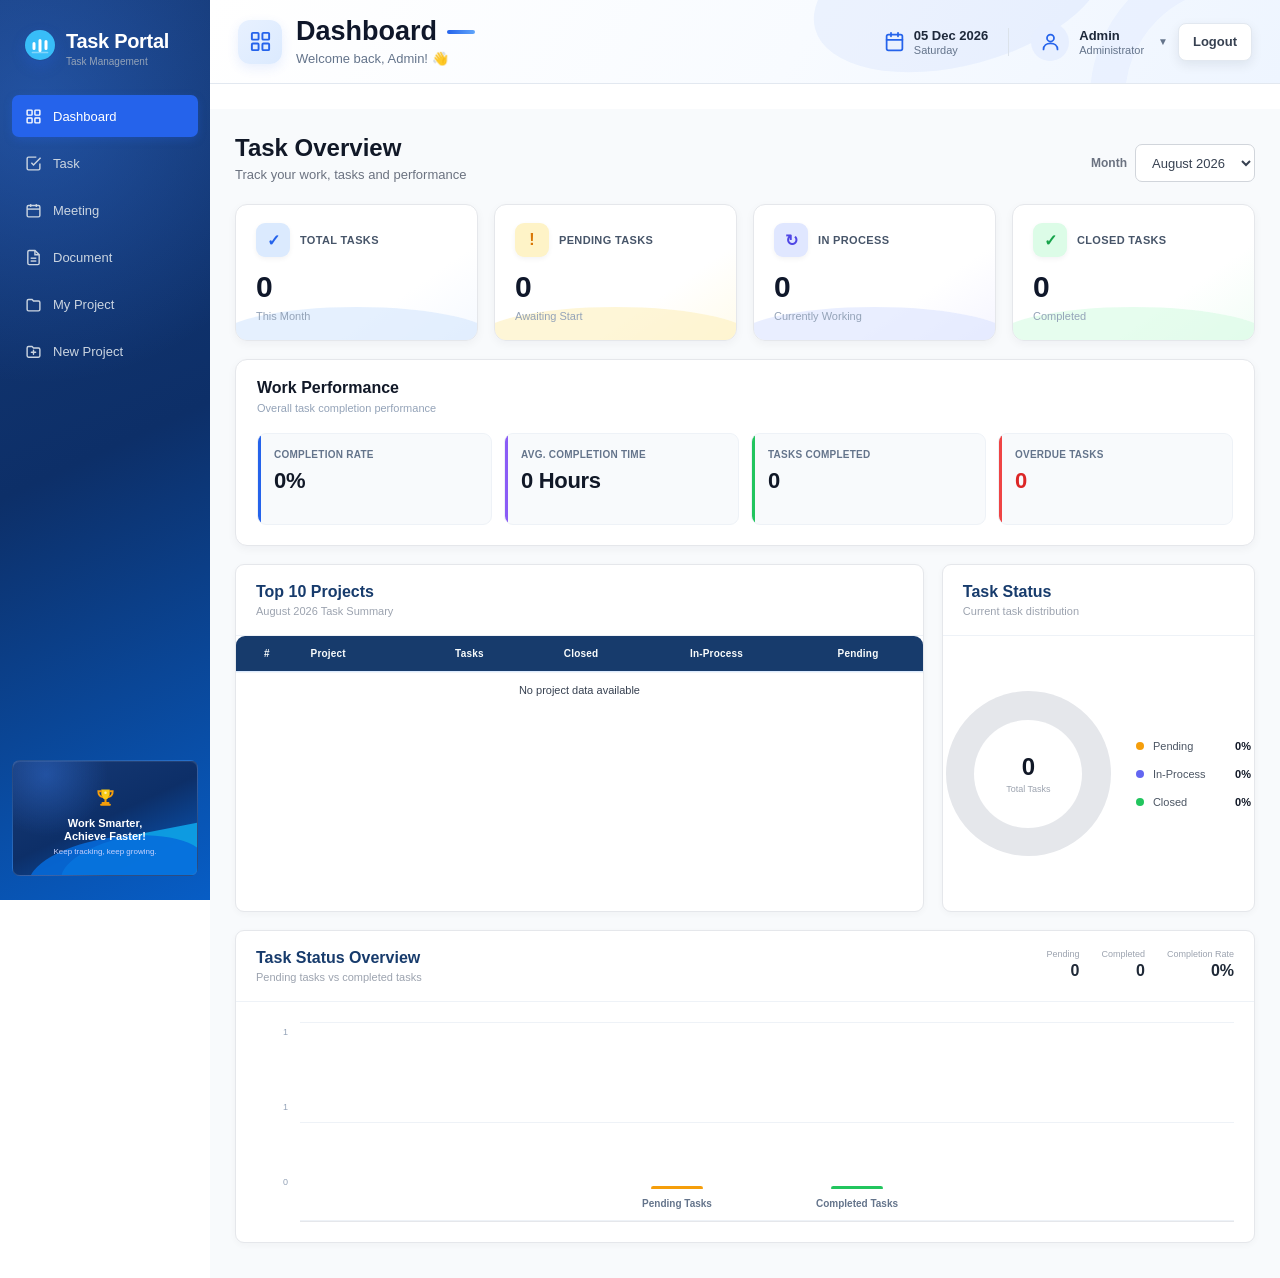
<file: index.html>
<!DOCTYPE html>
<html lang="en">
<head>
    <meta charset="UTF-8">
    <meta name="viewport" content="width=device-width, initial-scale=1.0">

    <title>TASK Portal</title>

   <link rel="stylesheet" href="./dashboard.css">
    <link rel="stylesheet" href="./style.css">
</head>

<body>

    <!-- Sidebar -->
    <!-- =========================
     SIDEBAR
========================= -->

<aside class="sidebar">

    <div class="sidebar-brand">

        <div class="sidebar-brand-title">
            Task Portal
        </div>

        <div class="sidebar-brand-subtitle">
            Task Management
        </div>

    </div>


    <nav class="sidebar-menu">


        <!-- Dashboard -->

        <a href="index.html"
           class="sidebar-menu-item active">

            <span class="sidebar-icon">

                <svg viewBox="0 0 24 24"
                     fill="none"
                     stroke="currentColor"
                     stroke-width="2">

                    <rect x="3" y="3"
                          width="7"
                          height="7"
                          rx="1"></rect>

                    <rect x="14" y="3"
                          width="7"
                          height="7"
                          rx="1"></rect>

                    <rect x="3" y="14"
                          width="7"
                          height="7"
                          rx="1"></rect>

                    <rect x="14" y="14"
                          width="7"
                          height="7"
                          rx="1"></rect>

                </svg>

            </span>

            <span>
                Dashboard
            </span>

        </a>


        <!-- Task -->

        <a href="task.html"
           class="sidebar-menu-item">

            <span class="sidebar-icon">

                <svg viewBox="0 0 24 24"
                     fill="none"
                     stroke="currentColor"
                     stroke-width="2">

                    <path d="M9 11l3 3L22 4"></path>

                    <path d="M21 12v7
                             a2 2 0 0 1-2 2H5
                             a2 2 0 0 1-2-2V5
                             a2 2 0 0 1 2-2h11"></path>

                </svg>

            </span>

            <span>
                Task
            </span>

        </a>


        <!-- Meeting -->

        <a href="meeting.html"
           class="sidebar-menu-item">

            <span class="sidebar-icon">

                <svg viewBox="0 0 24 24"
                     fill="none"
                     stroke="currentColor"
                     stroke-width="2">

                    <rect x="3" y="5"
                          width="18"
                          height="16"
                          rx="2"></rect>

                    <line x1="16"
                          y1="3"
                          x2="16"
                          y2="7"></line>

                    <line x1="8"
                          y1="3"
                          x2="8"
                          y2="7"></line>

                    <line x1="3"
                          y1="10"
                          x2="21"
                          y2="10"></line>

                </svg>

            </span>

            <span>
                Meeting
            </span>

        </a>


        <!-- Document Management -->

        <a href="document.html"
           class="sidebar-menu-item">

            <span class="sidebar-icon">

                <svg viewBox="0 0 24 24"
                     fill="none"
                     stroke="currentColor"
                     stroke-width="2">

                    <path d="M14 2H6
                             a2 2 0 0 0-2 2v16
                             a2 2 0 0 0 2 2h12
                             a2 2 0 0 0 2-2V8z"></path>

                    <polyline points="14 2 14 8 20 8"></polyline>

                    <line x1="8"
                          y1="13"
                          x2="16"
                          y2="13"></line>

                    <line x1="8"
                          y1="17"
                          x2="16"
                          y2="17"></line>

                </svg>

            </span>

            <span>
                Document
            </span>

        </a>


        <!-- My Project -->

        <a href="project.html"
           class="sidebar-menu-item">

            <span class="sidebar-icon">

                <svg viewBox="0 0 24 24"
                     fill="none"
                     stroke="currentColor"
                     stroke-width="2">

                    <path d="M3 7
                             a2 2 0 0 1 2-2h5l2 2h7
                             a2 2 0 0 1 2 2v10
                             a2 2 0 0 1-2 2H5
                             a2 2 0 0 1-2-2z"></path>

                </svg>

            </span>

            <span>
                My Project
            </span>

        </a>

        <a href="new-project.html"
   class="sidebar-menu-item">

    <span class="sidebar-icon">

        <svg viewBox="0 0 24 24"
             fill="none"
             stroke="currentColor"
             stroke-width="2"
             stroke-linecap="round"
             stroke-linejoin="round">

            <path d="M3 7a2 2 0 0 1 2-2h5l2 2h7a2 2 0 0 1 2 2v9a2 2 0 0 1-2 2H5a2 2 0 0 1-2-2V7z"></path>

            <path d="M12 10v6"></path>

            <path d="M9 13h6"></path>

        </svg>

    </span>

    <span>
        New Project
    </span>

</a>


    </nav>


    <!-- Bottom User Area -->

    <div class="sidebar-bottom">

        <div class="sidebar-bottom-icon"></div>

        <div>
            <div class="sidebar-bottom-title">
                Work Smarter,<br>
                Achieve Faster!
            </div>

            <div class="sidebar-bottom-text">
                Keep tracking, keep growing.
            </div>
        </div>

    </div>

</aside>

    <!-- Main Content -->
    <main class="main-content">

        <!-- Header -->
        <header class="header dashboard-header">

    <div class="header-left">

        <div class="dashboard-header-icon">

            <svg
                viewBox="0 0 24 24"
                fill="none"
                stroke="currentColor"
                stroke-width="2"
                stroke-linecap="round"
                stroke-linejoin="round"
            >

                <rect
                    x="3"
                    y="3"
                    width="7"
                    height="7"
                    rx="1"
                ></rect>

                <rect
                    x="14"
                    y="3"
                    width="7"
                    height="7"
                    rx="1"
                ></rect>

                <rect
                    x="3"
                    y="14"
                    width="7"
                    height="7"
                    rx="1"
                ></rect>

                <rect
                    x="14"
                    y="14"
                    width="7"
                    height="7"
                    rx="1"
                ></rect>

            </svg>

        </div>


        <div class="dashboard-header-text">

            <div class="dashboard-title-row">

                <h1>
                    Dashboard
                </h1>

                <span class="dashboard-title-line"></span>

            </div>


            <p>
                Welcome back, Admin! 👋
            </p>

        </div>

    </div>


    <div class="header-right">


        <div class="dashboard-date">

            <svg
                viewBox="0 0 24 24"
                fill="none"
                stroke="currentColor"
                stroke-width="2"
                stroke-linecap="round"
                stroke-linejoin="round"
            >

                <rect
                    x="3"
                    y="4"
                    width="18"
                    height="18"
                    rx="2"
                ></rect>

                <line
                    x1="16"
                    y1="2"
                    x2="16"
                    y2="6"
                ></line>

                <line
                    x1="8"
                    y1="2"
                    x2="8"
                    y2="6"
                ></line>

                <line
                    x1="3"
                    y1="10"
                    x2="21"
                    y2="10"
                ></line>

            </svg>


            <div>

                <strong>
                    19 Aug 2026
                </strong>

                <span>
                    Tuesday
                </span>

            </div>

        </div>


        <div class="dashboard-admin" id="adminMenu">

    <div class="dashboard-admin-icon">

        <svg
            viewBox="0 0 24 24"
            fill="none"
            stroke="currentColor"
            stroke-width="2"
            stroke-linecap="round"
            stroke-linejoin="round"
        >

            <circle
                cx="12"
                cy="8"
                r="4"
            ></circle>

            <path
                d="M4 21c0-4.4 3.6-7 8-7s8 2.6 8 7"
            ></path>

        </svg>

    </div>


    <div class="dashboard-admin-text">

        <strong>
            Admin
        </strong>

        <span>
            Administrator
        </span>

    </div>


    <span class="dashboard-admin-arrow">
        ▼
    </span>


    <!-- Logout Menu -->

    <div
        class="admin-dropdown"
        id="adminDropdown"
    >

        <button
            type="button"
            id="logoutButton"
        >

            

            <span>
                Logout
            </span>

        </button>

    </div>

</div>

    </div>

</header>


        <!-- Page Content -->
        <!-- =========================
     DASHBOARD CONTENT
========================= -->

<section class="content dashboard-content">


    <!-- =========================
         DASHBOARD TOP
    ========================= -->

    <div class="dashboard-top">

        <div class="dashboard-title">

            <h2>
                Task Overview
            </h2>

            <p>
                Track your work, tasks and performance
            </p>

        </div>


        <!-- MONTH SELECTOR -->

        <div class="dashboard-month">

            <label for="dashboardMonth">
                Month
            </label>

            <select id="dashboardMonth">

                <option value="2026-08">
                    August 2026
                </option>

                <option value="2026-07">
                    July 2026
                </option>

                <option value="2026-06">
                    June 2026
                </option>

            </select>

        </div>

    </div>



    <!-- =========================
         KPI CARDS
    ========================= -->

    <div class="dashboard-kpi-grid">


        <!-- TOTAL TASKS -->

        <div class="dashboard-kpi-card">

            <div class="kpi-card-top">

                <div class="kpi-icon total-task-icon">
                    ✓
                </div>

                <span class="kpi-label">
                    TOTAL TASKS
                </span>

            </div>

            <div
                id="dashboardTotalTasks"
                class="kpi-value"
            >
                0
            </div>

            <div class="kpi-description">
                This Month
            </div>

        </div>



        <!-- PENDING -->

        <div class="dashboard-kpi-card">

            <div class="kpi-card-top">

                <div class="kpi-icon pending-task-icon">
                    !
                </div>

                <span class="kpi-label">
                    PENDING TASKS
                </span>

            </div>

            <div
                id="dashboardPendingTasks"
                class="kpi-value"
            >
                0
            </div>

            <div class="kpi-description">
                Awaiting Start
            </div>

        </div>



        <!-- IN PROCESS -->

        <div class="dashboard-kpi-card">

            <div class="kpi-card-top">

                <div class="kpi-icon process-task-icon">
                    ↻
                </div>

                <span class="kpi-label">
                    IN PROCESS
                </span>

            </div>

            <div
                id="dashboardInProcessTasks"
                class="kpi-value"
            >
                0
            </div>

            <div class="kpi-description">
                Currently Working
            </div>

        </div>



        <!-- CLOSED -->

        <div class="dashboard-kpi-card">

            <div class="kpi-card-top">

                <div class="kpi-icon closed-task-icon">
                    ✓
                </div>

                <span class="kpi-label">
                    CLOSED TASKS
                </span>

            </div>

            <div
                id="dashboardClosedTasks"
                class="kpi-value"
            >
                0
            </div>

            <div class="kpi-description">
                Completed
            </div>

        </div>


    </div>



    <!-- =========================
         WORK PERFORMANCE
    ========================= -->

    <div class="dashboard-performance-card">

        <div class="dashboard-section-title">

            <div>

                <h3>
                    Work Performance
                </h3>

                <p>
                    Overall task completion performance
                </p>

            </div>

        </div>


        <div class="performance-grid">


            <!-- COMPLETION RATE -->

            <div class="performance-item">

                <span class="performance-label">
                    Completion Rate
                </span>

                <strong
                    id="dashboardCompletionRate"
                    class="performance-value"
                >
                    0%
                </strong>

            </div>



            <!-- AVERAGE COMPLETION -->

            <div class="performance-item">

                <span class="performance-label">
                    Avg. Completion Time
                </span>

                <strong
                    id="dashboardAverageTime"
                    class="performance-value"
                >
                    0 Days
                </strong>

            </div>



            <!-- COMPLETED -->

            <div class="performance-item">

                <span class="performance-label">
                    Tasks Completed
                </span>

                <strong
                    id="dashboardCompletedTasks"
                    class="performance-value"
                >
                    0
                </strong>

            </div>



            <!-- OVERDUE -->

            <div class="performance-item">

                <span class="performance-label">
                    Overdue Tasks
                </span>

                <strong
                    id="dashboardOverdueTasks"
                    class="performance-value overdue-value"
                >
                    0
                </strong>

            </div>


        </div>

    </div>



    <!-- =========================
         PROJECT + STATUS ROW
    ========================= -->

    <div class="dashboard-main-grid">


        <!-- =========================
             TOP 10 PROJECTS
        ========================= -->

        <div class="dashboard-panel project-summary-panel">


            <div class="dashboard-panel-header">

                <div>

                    <h3>
                        Top 10 Projects
                    </h3>

                    <p id="projectSummaryMonth">
                        August 2026 Task Summary
                    </p>

                </div>

            </div>


            <div class="project-summary-table-container">

                <table class="project-summary-table">

                    <thead>

                        <tr>

                            <th>
                                #
                            </th>

                            <th>
                                Project
                            </th>

                            <th>
                                Tasks
                            </th>

                            <th>
                                Closed
                            </th>

                            <th>
                                In-Process
                            </th>

                            <th>
                                Pending
                            </th>

                        </tr>

                    </thead>


                    <tbody id="dashboardProjectTableBody">

                        <tr>

                            <td colspan="6">
                                No project data available
                            </td>

                        </tr>

                    </tbody>

                </table>

            </div>


        </div>



        <!-- =========================
             TASK STATUS
        ========================= -->

        <div class="dashboard-panel task-status-panel">


            <div class="dashboard-panel-header">

                <div>

                    <h3>
                        Task Status
                    </h3>

                    <p>
                        Current task distribution
                    </p>

                </div>

            </div>


            <div class="task-status-content">


                <!-- DONUT -->

                <div class="task-donut-wrapper">

                    <div
                        id="taskStatusDonut"
                        class="task-status-donut"
                    >

                        <div class="task-donut-center">

                            <strong
                                id="dashboardDonutTotal"
                            >
                                0
                            </strong>

                            <span>
                                Total Tasks
                            </span>

                        </div>

                    </div>

                </div>



                <!-- LEGEND -->

                <div class="task-status-legend">


                    <div class="status-legend-item">

                        <span
                            class="status-dot pending-dot"
                        ></span>

                        <span>
                            Pending
                        </span>

                        <strong
                            id="dashboardPendingPercent"
                        >
                            0%
                        </strong>

                    </div>



                    <div class="status-legend-item">

                        <span
                            class="status-dot process-dot"
                        ></span>

                        <span>
                            In-Process
                        </span>

                        <strong
                            id="dashboardProcessPercent"
                        >
                            0%
                        </strong>

                    </div>



                    <div class="status-legend-item">

                        <span
                            class="status-dot closed-dot"
                        ></span>

                        <span>
                            Closed
                        </span>

                        <strong
                            id="dashboardClosedPercent"
                        >
                            0%
                        </strong>

                    </div>


                </div>


            </div>


        </div>


    </div>


<!-- =========================
     TASK STATUS OVERVIEW
========================= -->

<div class="dashboard-panel issue-overview-panel">

    <div class="dashboard-panel-header">

        <div>

            <h3>
                Task Status Overview
            </h3>

            <p>
                Pending tasks vs completed tasks
            </p>

        </div>


        <div class="issue-summary">

            <div class="issue-summary-item">

                <span>
                    Pending
                </span>

                <strong
                    id="dashboardIssuesRaised"
                >
                    0
                </strong>

            </div>


            <div class="issue-summary-item">

                <span>
                    Completed
                </span>

                <strong
                    id="dashboardIssuesResolved"
                >
                    0
                </strong>

            </div>


            <div class="issue-summary-item">

                <span>
                    Completion Rate
                </span>

                <strong
                    id="dashboardResolutionRate"
                >
                    0%
                </strong>

            </div>

        </div>

    </div>        <!-- ISSUE GRAPH -->

        <div class="issue-chart-wrapper">

            <div
                id="issueChart"
                class="issue-chart"
            >

                <!-- Chart JavaScript se generate hoga -->

            </div>

        </div>


    </div>


</section>

    </main>


   <script src="dashboard.js"></script>

</body>
</html>
</file>
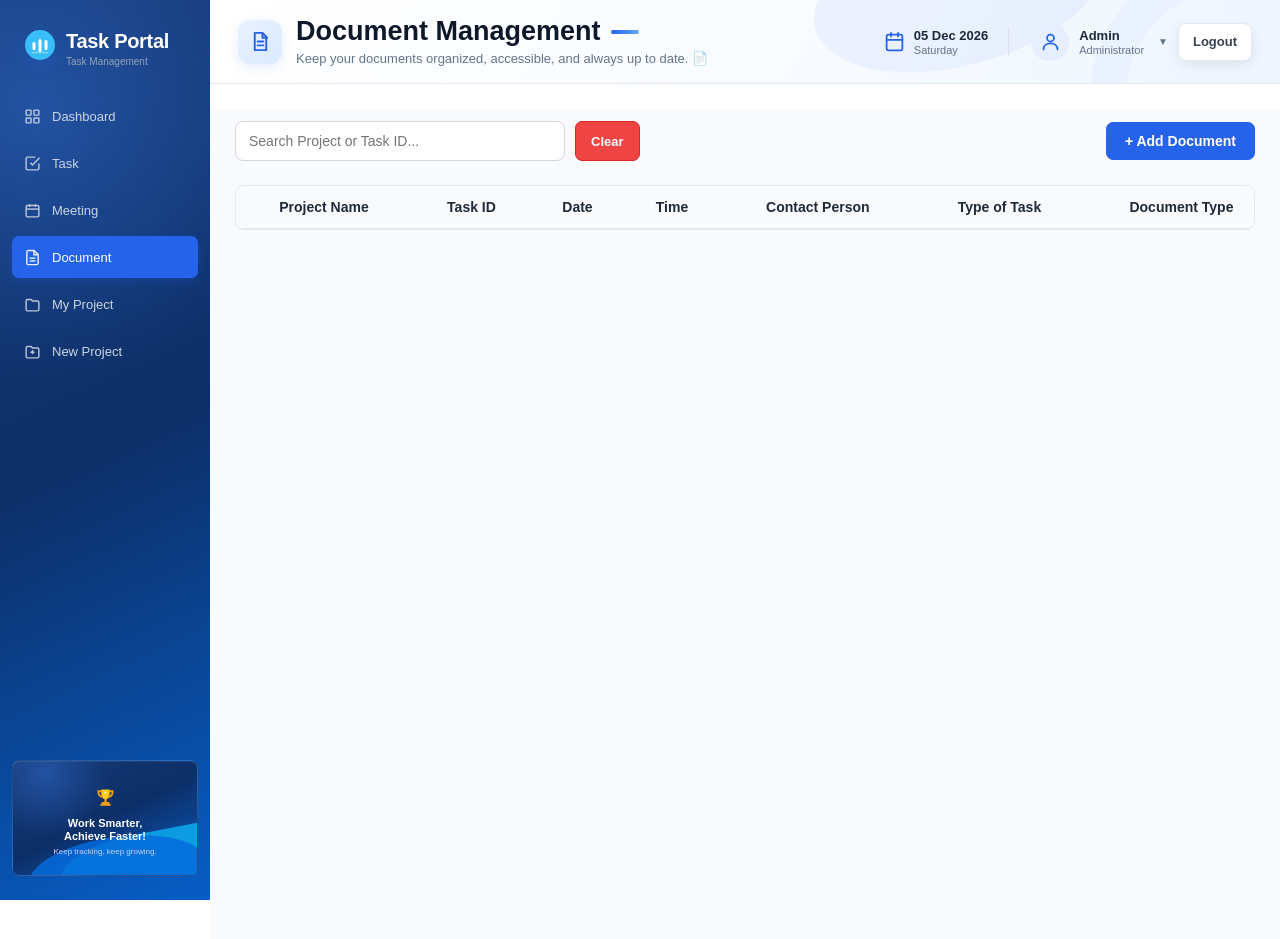
<file: document.html>
<!DOCTYPE html>
<html lang="en">

<head>

    <meta charset="UTF-8">
    <meta name="viewport" content="width=device-width, initial-scale=1.0">

    <title>Document Management</title>

    <link rel="stylesheet" href="style.css">
    <link rel="stylesheet" href="document.css">

</head>

<body>


    <!-- ================= SIDEBAR ================= -->

    <aside class="sidebar">

        <div class="logo">
            Task Portal
        </div>

        <nav class="sidebar-menu">

            <a href="index.html" class="menu-item">
                Dashboard
            </a>

            <a href="task.html" class="menu-item">
                Task
            </a>

            <a href="meeting.html" class="menu-item">
                Meeting
            </a>

            <a href="document.html" class="menu-item active">
                Document
            </a>

            <a href="project.html" class="menu-item">
                My Project
            </a>

            <a href="new-project.html" class="menu-item">
                New Project
            </a>

        </nav>

        <div class="sidebar-bottom">

            <div class="sidebar-bottom-icon"></div>

            <div>

                <div class="sidebar-bottom-title">
                    Work Smarter,<br>
                    Achieve Faster!
                </div>

                <div class="sidebar-bottom-text">
                    Keep tracking, keep growing.
                </div>

            </div>

        </div>

    </aside>


    <!-- ================= MAIN CONTENT ================= -->

    <main class="main-content">


        <!-- ================= HEADER ================= -->

        <header class="header dashboard-header document-header">

            <div class="header-left">

                <div class="dashboard-header-icon document-header-icon">

                    <svg
                        viewBox="0 0 24 24"
                        fill="none"
                        stroke="currentColor"
                        stroke-width="2"
                        stroke-linecap="round"
                        stroke-linejoin="round"
                    >

                        <!-- Document -->
                        <path
                            d="M6 3h8l4 4v14H6z"
                        ></path>

                        <!-- Fold -->
                        <path
                            d="M14 3v5h5"
                        ></path>

                        <!-- Document Lines -->
                        <line
                            x1="9"
                            y1="12"
                            x2="15"
                            y2="12"
                        ></line>

                        <line
                            x1="9"
                            y1="16"
                            x2="15"
                            y2="16"
                        ></line>

                    </svg>

                </div>


                <div class="dashboard-header-text">

                    <div class="dashboard-title-row">

                        <h1>
                            Document Management
                        </h1>

                        <span class="dashboard-title-line"></span>

                    </div>

                    <p>
                        Keep your documents organized, accessible, and always up to date. 📄
                    </p>

                </div>

            </div>


            <div class="header-right">


                <div class="dashboard-date">

                    <svg
                        viewBox="0 0 24 24"
                        fill="none"
                        stroke="currentColor"
                        stroke-width="2"
                        stroke-linecap="round"
                        stroke-linejoin="round"
                    >

                        <rect
                            x="3"
                            y="4"
                            width="18"
                            height="18"
                            rx="2"
                        ></rect>

                        <line
                            x1="16"
                            y1="2"
                            x2="16"
                            y2="6"
                        ></line>

                        <line
                            x1="8"
                            y1="2"
                            x2="8"
                            y2="6"
                        ></line>

                        <line
                            x1="3"
                            y1="10"
                            x2="21"
                            y2="10"
                        ></line>

                    </svg>


                    <div>

                        <strong>
                            19 Aug 2026
                        </strong>

                        <span>
                            Tuesday
                        </span>

                    </div>

                </div>


                <div class="dashboard-admin">

                    <div class="dashboard-admin-icon">

                        <svg
                            viewBox="0 0 24 24"
                            fill="none"
                            stroke="currentColor"
                            stroke-width="2"
                            stroke-linecap="round"
                            stroke-linejoin="round"
                        >

                            <circle
                                cx="12"
                                cy="8"
                                r="4"
                            ></circle>

                            <path
                                d="M4 21c0-4.4 3.6-7 8-7s8 2.6 8 7"
                            ></path>

                        </svg>

                    </div>


                    <div class="dashboard-admin-text">

                        <strong>
                            Admin
                        </strong>

                        <span>
                            Administrator
                        </span>

                    </div>


                    <span class="dashboard-admin-arrow">
                        ▼
                    </span>


                    <!-- Logout Menu -->

                    <div
                        class="admin-dropdown"
                        id="adminDropdown"
                    >

                        <button
                            type="button"
                            id="logoutButton"
                        >

                            <span>
                                Logout
                            </span>

                        </button>

                    </div>

                </div>

            </div>

        </header>


        <!-- ================= CONTENT ================= -->

        <section class="content document-content">


            <!-- ================= TOP BAR ================= -->

            <div class="document-topbar">


                <!-- SEARCH -->

                <div class="document-toolbar">

                    <input
                        type="text"
                        id="documentSearch"
                        placeholder="Search Project or Task ID..."
                    >

                    <button
                        type="button"
                        id="clearDocumentSearch"
                        class="clear-document-search"
                    >
                        Clear
                    </button>

                </div>


                <!-- ADD DOCUMENT BUTTON -->

                <button
                    type="button"
                    id="addDocumentButton"
                    class="add-document-button"
                >
                    + Add Document
                </button>

            </div>


            <!-- ================= TABLE ================= -->

            <div class="document-table-container">

                <table class="document-table">

                    <thead>

                        <tr>

                            <th>
                                Project Name
                            </th>

                            <th>
                                Task ID
                            </th>

                            <th>
                                Date
                            </th>

                            <th>
                                Time
                            </th>

                            <th>
                                Contact Person
                            </th>

                            <th>
                                Type of Task
                            </th>

                            <th>
                                Document Type
                            </th>

                            <th>
                                File Upload
                            </th>

                        </tr>

                    </thead>


                    <tbody id="documentTableBody">

                        <!-- Documents JavaScript se aayenge -->

                    </tbody>

                </table>

            </div>


        </section>


    </main>


    <!-- ==================================================
                         ADD DOCUMENT MODAL
    =================================================== -->

    <div
        id="documentModal"
        class="document-modal"
    >

        <div class="document-modal-content">


            <!-- MODAL HEADER -->

            <div class="document-modal-header">

                <h2>
                    Add Document
                </h2>

                <button
                    type="button"
                    id="closeDocumentForm"
                    class="document-modal-close"
                >
                    &times;
                </button>

            </div>


            <!-- ================= FORM ================= -->

            <form id="addDocumentForm">


                <div class="document-form-grid">


                    <!-- PROJECT NAME -->

                    <div class="document-form-group">

                        <label for="documentProjectName">
                            Project Name
                        </label>

                        <input
                            type="text"
                            id="documentProjectName"
                            placeholder="Enter Project Name"
                            required
                        >

                    </div>


                    <!-- TASK ID -->

                    <div class="document-form-group">

                        <label for="documentTaskId">
                            Task ID
                        </label>

                        <input
                            type="text"
                            id="documentTaskId"
                            placeholder="Enter Task ID"
                            required
                        >

                    </div>


                    <!-- DATE -->

                    <div class="document-form-group">

                        <label for="documentDate">
                            Date
                        </label>

                        <input
                            type="date"
                            id="documentDate"
                            readonly
                        >

                    </div>


                    <!-- TIME -->

                    <div class="document-form-group">

                        <label for="documentTime">
                            Time
                        </label>

                        <input
                            type="time"
                            id="documentTime"
                            readonly
                        >

                    </div>


                    <!-- CONTACT PERSON -->

                    <div class="document-form-group">

                        <label for="documentContactPerson">
                            Contact Person
                        </label>

                        <input
                            type="text"
                            id="documentContactPerson"
                            placeholder="Enter Contact Person"
                            required
                        >

                    </div>


                    <!-- TYPE OF TASK -->

                    <div class="document-form-group">

                        <label for="documentTaskType">
                            Type of Task
                        </label>

                        <select
                            id="documentTaskType"
                            required
                        >

                            <option value="">
                                Select Type of Task
                            </option>

                            <option value="Development">
                                Development
                            </option>

                            <option value="Design">
                                Design
                            </option>

                            <option value="Testing">
                                Testing
                            </option>

                            <option value="Bug Fixing">
                                Bug Fixing
                            </option>

                            <option value="Other">
                                Other
                            </option>

                        </select>

                    </div>


                    <!-- DOCUMENT TYPE -->

                    <div class="document-form-group">

                        <label for="documentType">
                            Document Type
                        </label>

                        <select
                            id="documentType"
                            required
                        >

                            <option value="">
                                Select Document Type
                            </option>

                            <option value="Image">
                                Image
                            </option>

                            <option value="Screenshot">
                                Screenshot
                            </option>

                            <option value="Video">
                                Video
                            </option>

                            <option value="PDF">
                                PDF
                            </option>

                            <option value="Document">
                                Document
                            </option>

                            <option value="Other">
                                Other
                            </option>

                        </select>

                    </div>


                    <!-- FILE -->

                    <div class="document-form-group">

                        <label for="documentFile">
                            File
                        </label>

                        <input
                            type="file"
                            id="documentFile"
                            required
                        >

                    </div>


                </div>


                <!-- FORM BUTTONS -->

                <div class="document-form-actions">

                    <button
                        type="button"
                        id="cancelDocumentForm"
                        class="document-cancel-button"
                    >
                        Cancel
                    </button>

                    <button
                        type="submit"
                        class="document-save-button"
                    >
                        Save Document
                    </button>

                </div>


            </form>


        </div>

    </div>


    <!-- ==================================================
                         SUCCESS POPUP
    =================================================== -->

    <div
        id="documentSuccessPopup"
        class="document-success-popup"
    >

        <div class="document-success-content">

            <div class="document-success-icon">
                ✓
            </div>

            <h3>
                Document Added Successfully
            </h3>

            <p>
                Document has been added successfully.
            </p>

            <button
                type="button"
                id="documentSuccessClose"
            >
                OK
            </button>

        </div>

    </div>
    <!-- ========================================
     ACTION CONFIRMATION MODAL
======================================== -->

<div
    id="documentConfirmModal"
    class="document-confirm-modal"
>

    <div class="document-confirm-box">

        <div
            id="documentConfirmIcon"
            class="document-confirm-icon"
        >
            ⚠️
        </div>

        <h3 id="documentConfirmTitle">
            Confirm Action
        </h3>

        <p id="documentConfirmMessage">
            Are you sure you want to continue?
        </p>

        <div class="document-confirm-actions">

            <button
                type="button"
                id="documentConfirmCancel"
                class="document-confirm-cancel"
            >
                Cancel
            </button>

            <button
                type="button"
                id="documentConfirmOk"
                class="document-confirm-ok"
            >
                Confirm
            </button>

        </div>

    </div>

</div>


    <!-- ================= JAVASCRIPT ================= -->

    <script src="document.js"></script>

</body>

</html>
</file>
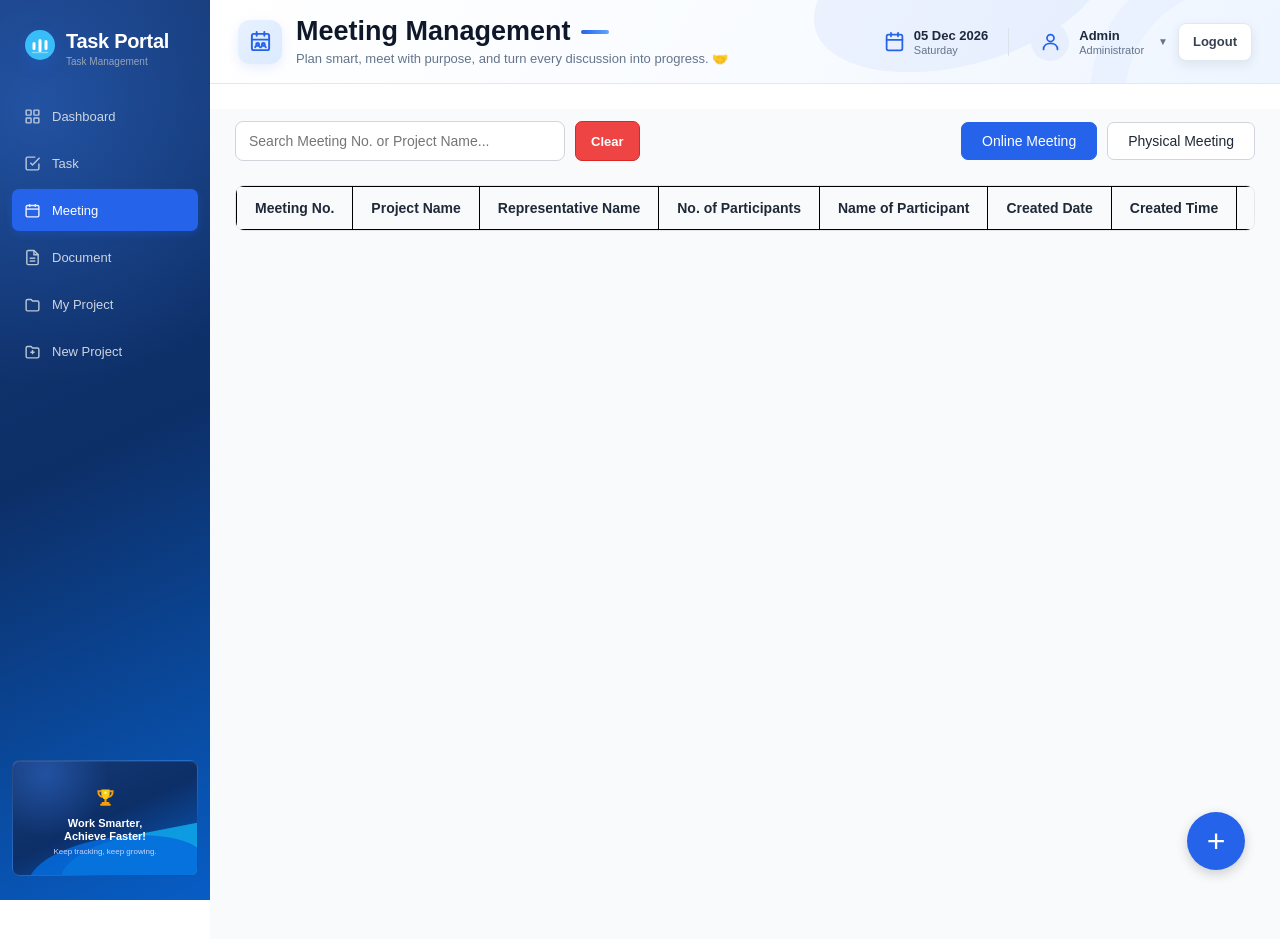
<file: meeting.html>
<!DOCTYPE html>
<html lang="en">

<head>
    <meta charset="UTF-8">
    <meta name="viewport" content="width=device-width, initial-scale=1.0">

    <title>Meeting Management</title>

    <link rel="stylesheet" href="style.css">
    <link rel="stylesheet" href="meeting.css">
</head>

<body>

    <!-- ================= SIDEBAR ================= -->

    <aside class="sidebar">

        <div class="logo">
            Task Portal
        </div>

        <nav class="sidebar-menu">

            <a href="index.html" class="menu-item">Dashboard</a>

            <a href="task.html" class="menu-item">Task</a>

            <a href="meeting.html" class="menu-item active">Meeting</a>

            <a href="document.html" class="menu-item">Document</a>

            <a href="project.html" class="menu-item">My Project</a>
            <a href="new-project.html" class="menu-item">
    New Project
</a>

        </nav>

        <div class="sidebar-bottom">

            <div class="sidebar-bottom-icon"></div>

            <div>
                <div class="sidebar-bottom-title">
                    Work Smarter,<br>
                    Achieve Faster!
                </div>

                <div class="sidebar-bottom-text">
                    Keep tracking, keep growing.
                </div>
            </div>

        </div>

    </aside>


    <!-- ================= MAIN CONTENT ================= -->

    <main class="main-content">

        <!-- Page Header -->
        <header class="header dashboard-header meeting-header">

    <div class="header-left">

        <div class="dashboard-header-icon meeting-header-icon">

            <svg
                viewBox="0 0 24 24"
                fill="none"
                stroke="currentColor"
                stroke-width="2"
                stroke-linecap="round"
                stroke-linejoin="round"
            >

                <!-- Calendar -->
                <rect
                    x="3"
                    y="4"
                    width="18"
                    height="17"
                    rx="2"
                ></rect>

                <line
                    x1="16"
                    y1="2"
                    x2="16"
                    y2="6"
                ></line>

                <line
                    x1="8"
                    y1="2"
                    x2="8"
                    y2="6"
                ></line>

                <line
                    x1="3"
                    y1="10"
                    x2="21"
                    y2="10"
                ></line>

                <!-- Meeting / People -->
                <circle
                    cx="9"
                    cy="15"
                    r="1.5"
                ></circle>

                <circle
                    cx="15"
                    cy="15"
                    r="1.5"
                ></circle>

                <path
                    d="M6.5 18c.4-1.4 1.3-2 2.5-2s2.1.6 2.5 2"
                ></path>

                <path
                    d="M12.5 18c.4-1.4 1.3-2 2.5-2s2.1.6 2.5 2"
                ></path>

            </svg>

        </div>


        <div class="dashboard-header-text">

            <div class="dashboard-title-row">

                <h1>
                    Meeting Management
                </h1>

                <span class="dashboard-title-line"></span>

            </div>


            <p>
                Plan smart, meet with purpose, and turn every discussion into progress. 🤝
            </p>

        </div>

    </div>


    <div class="header-right">


        <div class="dashboard-date">

            <svg
                viewBox="0 0 24 24"
                fill="none"
                stroke="currentColor"
                stroke-width="2"
                stroke-linecap="round"
                stroke-linejoin="round"
            >

                <rect
                    x="3"
                    y="4"
                    width="18"
                    height="18"
                    rx="2"
                ></rect>

                <line
                    x1="16"
                    y1="2"
                    x2="16"
                    y2="6"
                ></line>

                <line
                    x1="8"
                    y1="2"
                    x2="8"
                    y2="6"
                ></line>

                <line
                    x1="3"
                    y1="10"
                    x2="21"
                    y2="10"
                ></line>

            </svg>


            <div>

                <strong>
                    19 Aug 2026
                </strong>

                <span>
                    Tuesday
                </span>

            </div>

        </div>


        <div class="dashboard-admin">

            <div class="dashboard-admin-icon">

                <svg
                    viewBox="0 0 24 24"
                    fill="none"
                    stroke="currentColor"
                    stroke-width="2"
                    stroke-linecap="round"
                    stroke-linejoin="round"
                >

                    <circle
                        cx="12"
                        cy="8"
                        r="4"
                    ></circle>

                    <path
                        d="M4 21c0-4.4 3.6-7 8-7s8 2.6 8 7"
                    ></path>

                </svg>

            </div>


            <div class="dashboard-admin-text">

                <strong>
                    Admin
                </strong>

                <span>
                    Administrator
                </span>

            </div>


            <span class="dashboard-admin-arrow">
                ▼
            </span>
             <!-- Logout Menu -->

    <div
        class="admin-dropdown"
        id="adminDropdown"
    >

        <button
            type="button"
            id="logoutButton"
        >

            

            <span>
                Logout
            </span>

        </button>

    </div>

        </div>

    </div>

</header>

        <section class="content meeting-content">

            <div class="meeting-topbar">

                <!-- ================= SEARCH ================= -->

                <div class="meeting-toolbar">

                    <input
                        type="text"
                        id="meetingSearch"
                        placeholder="Search Meeting No. or Project Name..."
                    >

                    <button
                        type="button"
                        id="clearMeetingSearch"
                        class="clear-meeting-search"
                    >
                        Clear
                    </button>

                </div>


                <!-- Meeting Tabs -->

                <div class="meeting-tabs">

                    <button
                        type="button"
                        class="meeting-tab active"
                        data-meeting-type="Online Meeting"
                    >
                        Online Meeting
                    </button>

                    <button
                        type="button"
                        class="meeting-tab"
                        data-meeting-type="Physical Meeting"
                    >
                        Physical Meeting
                    </button>

                </div>

            </div>


        <!-- ================= TABLE ================= -->

        <div class="meeting-table-container">

            <table class="meeting-table">

                <thead>

                    <tr>

                        <th>Meeting No.</th>

                        <th>
                            Project Name
                        </th>

                        <th>Representative Name</th>

                        <th>No. of Participants</th>

                        <th>Name of Participant</th>

                        <th>Created Date</th>

                        <th>Created Time</th>

                        <th>Schedule Date</th>

                        <th>Schedule Time</th>

                        <th>Address</th>

                        <th>Expenses</th>

                    </tr>

                </thead>


                <tbody id="meetingTableBody">

                    <!-- Meeting rows JavaScript se aayengi -->

                </tbody>

            </table>

        </div>


        <!-- ================= ADD MEETING BUTTON ================= -->

        <button
            type="button"
            id="addMeetingButton"
            class="add-meeting-button"
            title="Add Meeting"
        >
            +
        </button>

        </section>

    </main>



    <!-- ==================================================
                         ADD MEETING MODAL
    =================================================== -->

    <div id="meetingModal" class="meeting-modal">

        <div class="meeting-modal-content">

            <!-- Modal Header -->

            <div class="meeting-modal-header">

                <h2>Add Meeting</h2>

                <button
                    type="button"
                    id="closeMeetingForm"
                    class="meeting-modal-close"
                >
                    &times;
                </button>

            </div>


            <!-- ================= FORM ================= -->

            <form id="addMeetingForm">

                <div class="meeting-form-grid">


                    <!-- Meeting Type -->

                    <div class="meeting-form-group">

                        <label for="meetingType">
                            Meeting Type
                        </label>

                        <select id="meetingType" required>

                            <option value="Online Meeting">
                                Online Meeting
                            </option>

                            <option value="Physical Meeting">
                                Physical Meeting
                            </option>

                        </select>

                    </div>


                    <!-- Meeting Number -->

                    <div class="meeting-form-group">

                        <label for="meetingNo">
                            Meeting No.
                        </label>

                        <input
                            type="text"
                            id="meetingNo"
                            readonly
                        >

                    </div>


                    <!-- Project Name -->

                    <div class="meeting-form-group">

                        <label for="meetingProjectName">
                            Project Name
                        </label>

                        <input
                            type="text"
                            id="meetingProjectName"
                            placeholder="Enter Project Name"
                            required
                        >

                    </div>


                    <!-- Representative Name -->

                    <div class="meeting-form-group">

                        <label for="representativeName">
                            Representative Name
                        </label>

                        <input
                            type="text"
                            id="representativeName"
                            placeholder="Enter Representative Name"
                            required
                        >

                    </div>


                    <!-- Number Of Participants -->

                    <div class="meeting-form-group">

                        <label for="numberOfParticipants">
                            No. of Participants
                        </label>

                        <input
                            type="number"
                            id="numberOfParticipants"
                            placeholder="Enter Number"
                            min="1"
                            required
                        >

                    </div>


                    <!-- Participant Names -->

                    <div class="meeting-form-group">

                        <label for="participantNames">
                            Name of Participant
                        </label>

                        <input
                            type="text"
                            id="participantNames"
                            placeholder="Enter Participant Names"
                            required
                        >

                    </div>


                    <!-- Created Date -->

                    <div class="meeting-form-group">

                        <label for="meetingCreatedDate">
                            Created Date
                        </label>

                        <input
                            type="date"
                            id="meetingCreatedDate"
                            readonly
                        >

                    </div>


                    <!-- Created Time -->

                    <div class="meeting-form-group">

                        <label for="meetingCreatedTime">
                            Created Time
                        </label>

                        <input
                            type="time"
                            id="meetingCreatedTime"
                            readonly
                        >

                    </div>


                    <!-- Schedule Date -->

                    <div class="meeting-form-group">

                        <label for="meetingScheduleDate">
                            Schedule Date
                        </label>

                        <input
                            type="date"
                            id="meetingScheduleDate"
                            required
                        >

                    </div>


                    <!-- Schedule Time -->

                    <div class="meeting-form-group">

                        <label for="meetingScheduleTime">
                            Schedule Time
                        </label>

                        <input
                            type="time"
                            id="meetingScheduleTime"
                            required
                        >

                    </div>


                    <!-- Address -->

                    <div
                        class="meeting-form-group"
                        id="meetingAddressGroup"
                    >

                        <label for="meetingAddress">
                            Address
                        </label>

                        <input
                            type="text"
                            id="meetingAddress"
                            placeholder="Enter Meeting Address"
                        >

                    </div>


                    <!-- Expenses -->

                    <div
                        class="meeting-form-group"
                        id="meetingExpensesGroup"
                    >

                        <label for="meetingExpenses">
                            Expenses
                        </label>

                        <input
                            type="number"
                            id="meetingExpenses"
                            placeholder="Enter Expenses"
                            min="0"
                        >

                    </div>

                </div>


                <!-- Form Buttons -->

                <div class="meeting-form-actions">

                    <button
                        type="button"
                        id="cancelMeetingForm"
                        class="meeting-cancel-button"
                    >
                        Cancel
                    </button>

                    <button
                        type="submit"
                        class="meeting-save-button"
                    >
                        Save Meeting
                    </button>

                </div>

            </form>

        </div>

    </div>



    <!-- ==================================================
                         SUCCESS POPUP
    =================================================== -->

    <div id="meetingSuccessPopup" class="meeting-success-popup">

        <div class="meeting-success-content">

            <div class="meeting-success-icon">
                ✓
            </div>

            <h3>Meeting Added Successfully</h3>

            <p>
                Meeting has been added successfully.
            </p>

            <button
                type="button"
                id="meetingSuccessClose"
            >
                OK
            </button>

        </div>

    </div>

<!-- ========================================
     MEETING CONTEXT MENU
======================================== -->

<div
    id="meetingContextMenu"
    class="meeting-context-menu"
>

    <button
        type="button"
        id="editMeetingContext"
    >
        <span>✏️</span>
        <span>Edit</span>
    </button>

    <button
        type="button"
        id="deleteMeetingContext"
    >
        <span>🗑️</span>
        <span>Delete</span>
    </button>

</div>


<!-- ========================================
     MEETING CONFIRMATION MODAL
======================================== -->

<div
    id="meetingConfirmModal"
    class="meeting-confirm-modal"
>

    <div class="meeting-confirm-box">

        <div
            id="meetingConfirmIcon"
            class="meeting-confirm-icon"
        >
            ⚠️
        </div>

        <h3 id="meetingConfirmTitle">
            Confirm Action
        </h3>

        <p id="meetingConfirmMessage">
            Are you sure you want to continue?
        </p>

        <div class="meeting-confirm-actions">

            <button
                type="button"
                id="meetingConfirmCancel"
                class="meeting-confirm-cancel"
            >
                Cancel
            </button>

            <button
                type="button"
                id="meetingConfirmOk"
                class="meeting-confirm-ok"
            >
                Confirm
            </button>

        </div>

    </div>

</div>

    <!-- ================= JAVASCRIPT ================= -->

    <script src="meeting.js"></script>

</body>

</html>
</file>
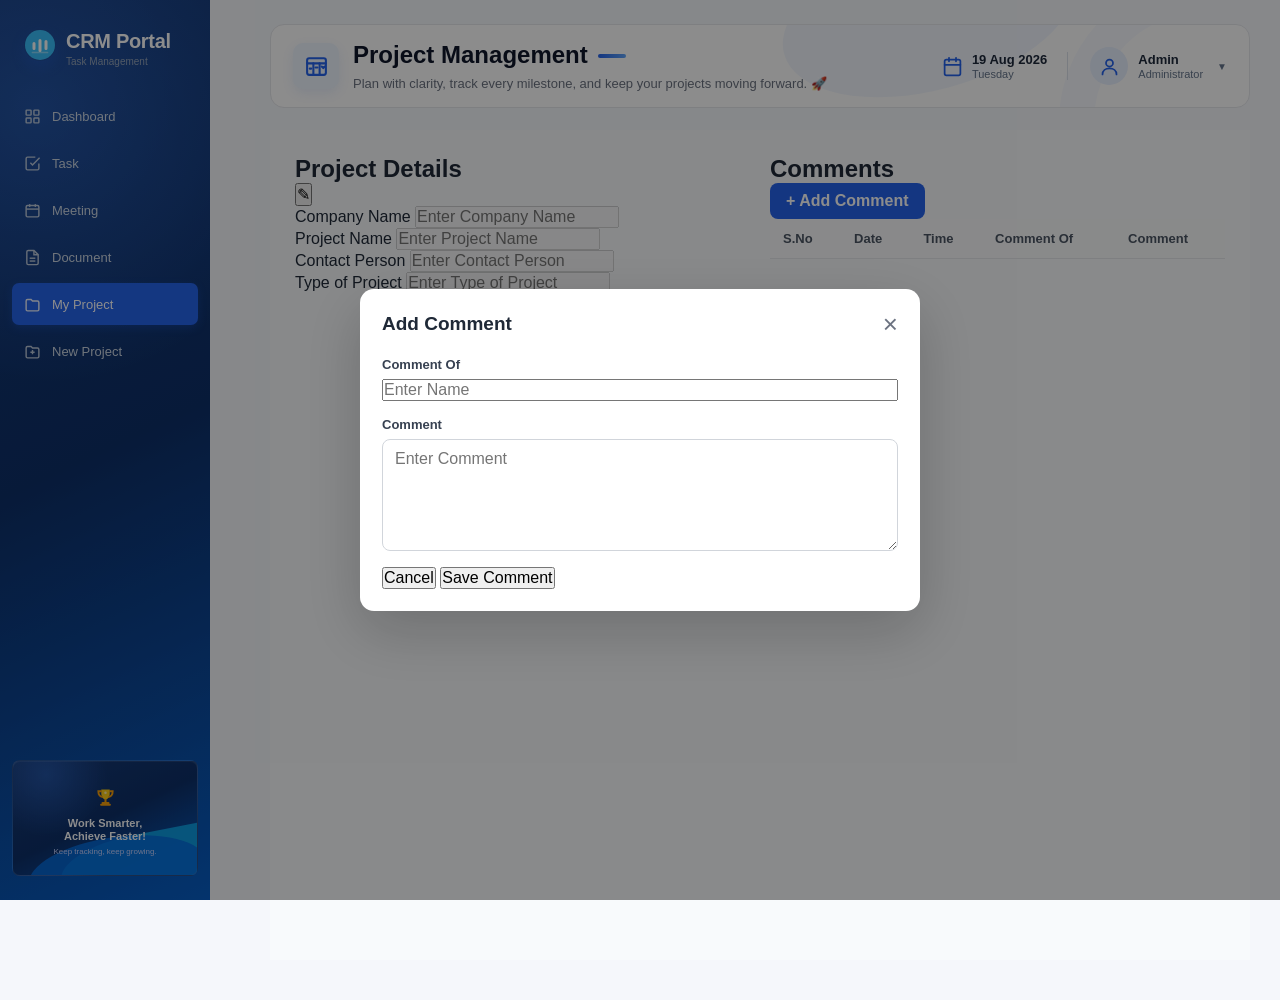
<file: project-profile.HTML>
<!DOCTYPE html>
<html lang="en">

<head>

    <meta charset="UTF-8">
    <meta name="viewport" content="width=device-width, initial-scale=1.0">

    <title>Project Profile</title>

    <link rel="stylesheet" href="style.css">
    <link rel="stylesheet" href="project-profile.css">

</head>

<body>


    <!-- ================= SIDEBAR ================= -->

    <aside class="sidebar">

        <div class="logo">
            CRM Portal
        </div>

        <nav class="sidebar-menu">

            <a href="index.html" class="menu-item">
                Dashboard
            </a>

            <a href="task.html" class="menu-item">
                Task
            </a>

            <a href="meeting.html" class="menu-item">
                Meeting
            </a>

            <a href="document.html" class="menu-item">
                Document
            </a>

            <a href="project.html" class="menu-item active">
                My Project
            </a>
            <a href="new-project.html" class="menu-item">
               New Project
           </a>

        </nav>

        <div class="sidebar-bottom">

            <div class="sidebar-bottom-icon"></div>

            <div>
                <div class="sidebar-bottom-title">
                    Work Smarter,<br>
                    Achieve Faster!
                </div>

                <div class="sidebar-bottom-text">
                    Keep tracking, keep growing.
                </div>
            </div>

        </div>

    </aside>



    <!-- ================= MAIN CONTENT ================= -->

    <main class="main-content">


        <!-- ================= HEADER ================= -->

        <header class="header dashboard-header project-profile-header">

    <div class="header-left">

        <div class="dashboard-header-icon project-profile-header-icon">

            <svg
                viewBox="0 0 24 24"
                fill="none"
                stroke="currentColor"
                stroke-width="2"
                stroke-linecap="round"
                stroke-linejoin="round"
            >

                <!-- Project Board -->
                <rect
                    x="3"
                    y="4"
                    width="18"
                    height="16"
                    rx="2"
                ></rect>

                <!-- Header -->
                <path
                    d="M3 9h18"
                ></path>

                <!-- Project Columns -->
                <path
                    d="M9 9v11"
                ></path>

                <path
                    d="M15 9v11"
                ></path>

                <!-- Progress -->
                <path
                    d="M5.5 14h1.5"
                ></path>

                <path
                    d="M11 13h2"
                ></path>

                <path
                    d="M17 12l1.5 1.5L20 12"
                ></path>

            </svg>

        </div>


        <div class="dashboard-header-text">

            <div class="dashboard-title-row">

                <h1>
                    Project Management
                </h1>

                <span class="dashboard-title-line"></span>

            </div>


            <p>
                Plan with clarity, track every milestone, and keep your projects moving forward. 🚀
            </p>

        </div>

    </div>


    <div class="header-right">


        <div class="dashboard-date">

            <svg
                viewBox="0 0 24 24"
                fill="none"
                stroke="currentColor"
                stroke-width="2"
                stroke-linecap="round"
                stroke-linejoin="round"
            >

                <rect
                    x="3"
                    y="4"
                    width="18"
                    height="18"
                    rx="2"
                ></rect>

                <line
                    x1="16"
                    y1="2"
                    x2="16"
                    y2="6"
                ></line>

                <line
                    x1="8"
                    y1="2"
                    x2="8"
                    y2="6"
                ></line>

                <line
                    x1="3"
                    y1="10"
                    x2="21"
                    y2="10"
                ></line>

            </svg>


            <div>

                <strong>
                    19 Aug 2026
                </strong>

                <span>
                    Tuesday
                </span>

            </div>

        </div>


        <div class="dashboard-admin">

            <div class="dashboard-admin-icon">

                <svg
                    viewBox="0 0 24 24"
                    fill="none"
                    stroke="currentColor"
                    stroke-width="2"
                    stroke-linecap="round"
                    stroke-linejoin="round"
                >

                    <circle
                        cx="12"
                        cy="8"
                        r="4"
                    ></circle>

                    <path
                        d="M4 21c0-4.4 3.6-7 8-7s8 2.6 8 7"
                    ></path>

                </svg>

            </div>


            <div class="dashboard-admin-text">

                <strong>
                    Admin
                </strong>

                <span>
                    Administrator
                </span>

            </div>


            <span class="dashboard-admin-arrow">
                ▼
            </span>

        </div>

    </div>

</header>


        <!-- ================= PROFILE CONTENT ================= -->

        <section class="content project-profile-content">


            <!-- ================= PROJECT DETAILS ================= -->

            <!-- ================= PROJECT DETAILS ================= -->

<div class="project-details-section">

    <div class="project-details-header">

        <h2>
            Project Details
        </h2>

        <button
            type="button"
            id="editProjectProfileButton"
            class="edit-project-profile-button"
            title="Edit Project Profile"
        >
            ✎
        </button>

    </div>


    <div class="project-details-grid">


        <!-- COMPANY NAME -->

        <div class="project-detail-item">

            <label class="project-detail-label">
                Company Name
            </label>

            <input
                type="text"
                id="profileCompanyName"
                class="project-detail-input"
                placeholder="Enter Company Name"
                disabled
            >

        </div>


        <!-- PROJECT NAME -->

        <div class="project-detail-item">

            <label class="project-detail-label">
                Project Name
            </label>

            <input
                type="text"
                id="profileProjectName"
                class="project-detail-input"
                placeholder="Enter Project Name"
                disabled
            >

        </div>


        <!-- CONTACT PERSON -->

        <div class="project-detail-item">

            <label class="project-detail-label">
                Contact Person
            </label>

            <input
                type="text"
                id="profileContactPerson"
                class="project-detail-input"
                placeholder="Enter Contact Person"
                disabled
            >

        </div>


        <!-- TYPE OF PROJECT -->

        <div class="project-detail-item">

            <label class="project-detail-label">
                Type of Project
            </label>

            <input
                type="text"
                id="profileProjectType"
                class="project-detail-input"
                placeholder="Enter Type of Project"
                disabled
            >

        </div>


    </div>


    <!-- SAVE BUTTON -->

    <div
        id="projectProfileSaveActions"
        class="project-profile-save-actions"
        style="display: none;"
    >

        <button
            type="button"
            id="cancelProjectProfileEdit"
            class="project-profile-cancel-button"
        >
            Cancel
        </button>

        <button
            type="button"
            id="saveProjectProfile"
            class="project-profile-save-button"
        >
            Save
        </button>

    </div>

</div>


            <!-- ================= COMMENTS ================= -->

            <div class="project-comments-section">


                <div class="project-comments-header">

                    <h2>
                        Comments
                    </h2>

                    <button
                        type="button"
                        id="addCommentButton"
                        class="add-comment-button"
                    >
                        + Add Comment
                    </button>

                </div>



                <!-- ================= COMMENTS TABLE ================= -->

                <div class="comments-table-container">

                    <table class="comments-table">

                        <thead>

                            <tr>

                                <th>
                                    S.No
                                </th>

                                <th>
                                    Date
                                </th>

                                <th>
                                    Time
                                </th>

                                <th>
                                    Comment Of
                                </th>

                                <th>
                                    Comment
                                </th>

                            </tr>

                        </thead>


                        <tbody id="commentsTableBody">

                            <!-- Comments JavaScript se aayenge -->

                        </tbody>

                    </table>

                </div>


            </div>


        </section>


    </main>



    <!-- ==================================================
                         ADD COMMENT MODAL
    =================================================== -->

    <div
        id="commentModal"
        class="comment-modal"
    >

        <div class="comment-modal-content">


            <!-- MODAL HEADER -->

            <div class="comment-modal-header">

                <h2>
                    Add Comment
                </h2>

                <button
                    type="button"
                    id="closeCommentForm"
                    class="comment-modal-close"
                >
                    &times;
                </button>

            </div>



            <!-- ================= COMMENT FORM ================= -->

            <form id="addCommentForm">


                <div class="comment-form-group">

                    <label for="commentOf">
                        Comment Of
                    </label>

                    <input
                        type="text"
                        id="commentOf"
                        placeholder="Enter Name"
                        required
                    >

                </div>



                <div class="comment-form-group">

                    <label for="commentText">
                        Comment
                    </label>

                    <textarea
                        id="commentText"
                        placeholder="Enter Comment"
                        rows="5"
                        required
                    ></textarea>

                </div>



                <!-- FORM BUTTONS -->

                <div class="comment-form-actions">

                    <button
                        type="button"
                        id="cancelCommentForm"
                        class="comment-cancel-button"
                    >
                        Cancel
                    </button>

                    <button
                        type="submit"
                        class="comment-save-button"
                    >
                        Save Comment
                    </button>

                </div>


            </form>


        </div>

    </div>



    <!-- ================= JAVASCRIPT ================= -->

    <script src="project-profile.js"></script>

</body>

</html>
</file>
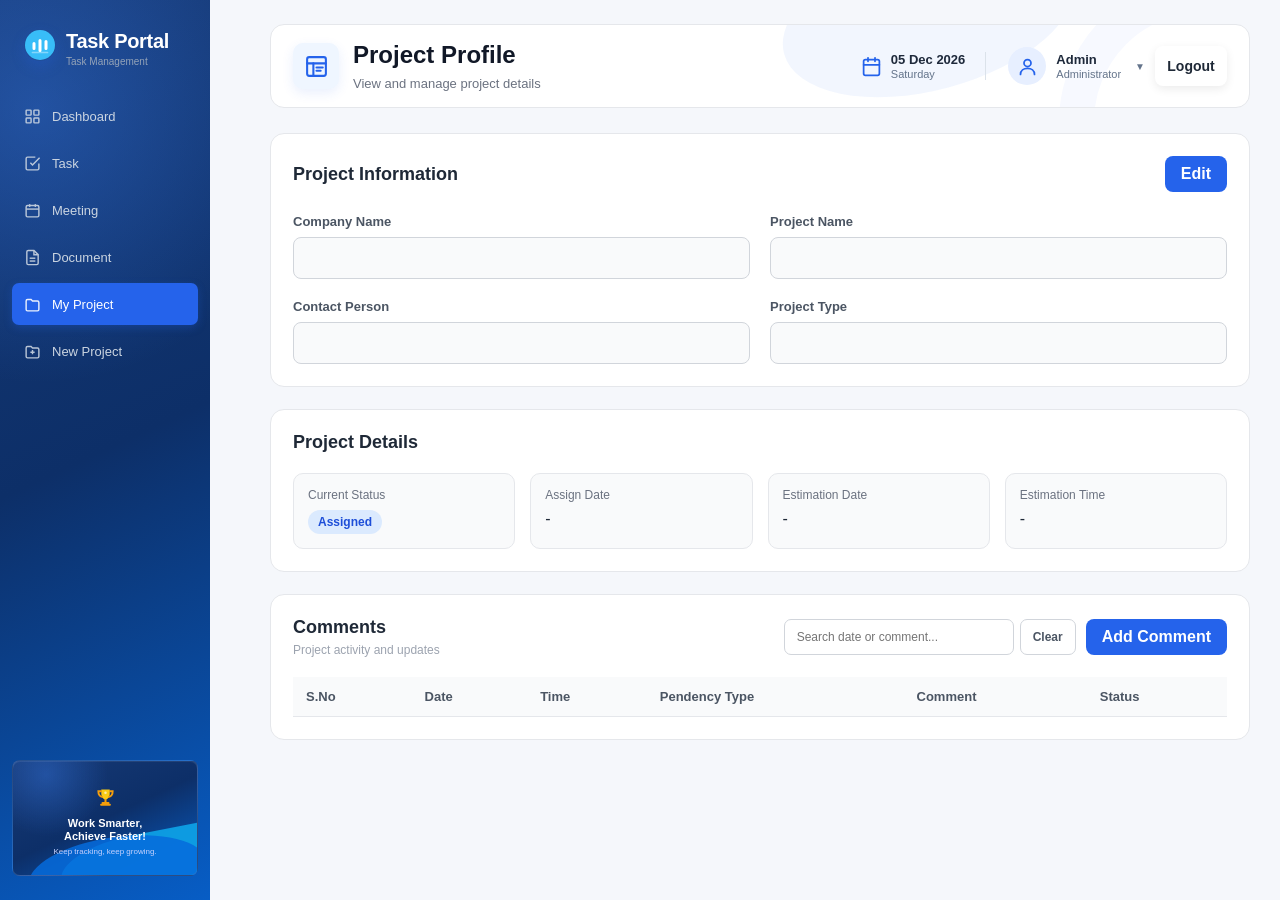
<file: project-profile.html>
<!DOCTYPE html>
<html lang="en">
<head>
    <meta charset="UTF-8">
    <meta name="viewport" content="width=device-width, initial-scale=1.0">

    <title>Project Profile</title>

    <!-- Project Profile CSS -->
     <link rel="stylesheet" href="style.css">
    <link rel="stylesheet" href="project-profile.css">
</head>

<body>

    <!-- =========================
         SIDEBAR
    ========================== -->
    <aside class="sidebar">

    <div class="logo">
        Task Portal
    </div>

    <nav class="sidebar-menu">

        <a href="index.html" class="menu-item">
            Dashboard
        </a>

        <a href="task.html" class="menu-item">
            Task
        </a>

        <a href="meeting.html" class="menu-item">
            Meeting
        </a>

        <a href="document.html" class="menu-item">
            Document
        </a>

        <a href="project.html" class="menu-item active">
            My Project
        </a>

        <a href="new-project.html" class="menu-item">
            New Project
        </a>

    </nav>

    <div class="sidebar-bottom">

        <div class="sidebar-bottom-icon"></div>

        <div>
            <div class="sidebar-bottom-title">
                Work Smarter,<br>
                Achieve Faster!
            </div>

            <div class="sidebar-bottom-text">
                Keep tracking, keep growing.
            </div>
        </div>

    </div>

</aside>


    <!-- =========================
         MAIN CONTENT
    ========================== -->
    <main class="main-content">

        <!-- HEADER -->
        <header class="header dashboard-header profile-project-header">

            <div class="header-left">

                <div class="dashboard-header-icon profile-project-header-icon">
                    <svg
                        viewBox="0 0 24 24"
                        fill="none"
                        stroke="currentColor"
                        stroke-width="2"
                        stroke-linecap="round"
                        stroke-linejoin="round"
                    >
                        <rect x="3" y="3" width="18" height="18" rx="2"></rect>
                        <path d="M3 9h18"></path>
                        <path d="M9 9v12"></path>
                        <path d="M12 13h6"></path>
                        <path d="M12 16h4"></path>
                    </svg>
                </div>

                <div>
                    <h1>Project Profile</h1>
                    <p>View and manage project details</p>
                </div>

            </div>


<div class="header-right">


        <div class="dashboard-date">

            <svg
                viewBox="0 0 24 24"
                fill="none"
                stroke="currentColor"
                stroke-width="2"
                stroke-linecap="round"
                stroke-linejoin="round"
            >

                <rect
                    x="3"
                    y="4"
                    width="18"
                    height="18"
                    rx="2"
                ></rect>

                <line
                    x1="16"
                    y1="2"
                    x2="16"
                    y2="6"
                ></line>

                <line
                    x1="8"
                    y1="2"
                    x2="8"
                    y2="6"
                ></line>

                <line
                    x1="3"
                    y1="10"
                    x2="21"
                    y2="10"
                ></line>

            </svg>


            <div>

                <strong>
                    19 Aug 2026
                </strong>

                <span>
                    Tuesday
                </span>

            </div>

        </div>


        <div class="dashboard-admin" id="adminMenu">

    <div class="dashboard-admin-icon">

        <svg
            viewBox="0 0 24 24"
            fill="none"
            stroke="currentColor"
            stroke-width="2"
            stroke-linecap="round"
            stroke-linejoin="round"
        >

            <circle
                cx="12"
                cy="8"
                r="4"
            ></circle>

            <path
                d="M4 21c0-4.4 3.6-7 8-7s8 2.6 8 7"
            ></path>

        </svg>

    </div>


    <div class="dashboard-admin-text">

        <strong>
            Admin
        </strong>

        <span>
            Administrator
        </span>

    </div>


    <span class="dashboard-admin-arrow">
        ▼
    </span>


    <!-- Logout Menu -->

    <div
        class="admin-dropdown"
        id="adminDropdown"
    >

        <button
            type="button"
            id="logoutButton"
        >

            

            <span>
                Logout
            </span>

        </button>

    </div>

</div>

    </div>



        </header>


        <!-- PROJECT PROFILE -->
        <section class="project-profile-container">

            <!-- =========================
                 PROJECT INFORMATION
            ========================== -->
            <div class="project-profile-card">

                <div class="project-profile-header">
                    <h2>Project Information</h2>

                    <button
                        type="button"
                        id="editProjectProfileButton"
                        class="project-profile-edit-button"
                    >
                        Edit
                    </button>
                </div>


                <div class="project-profile-content">

                    <!-- COMPANY -->
                    <div class="profile-field">
                        <label>Company Name</label>

                        <input
                            type="text"
                            id="profileCompanyName"
                            disabled
                        >
                    </div>


                    <!-- PROJECT NAME -->
                    <div class="profile-field">
                        <label>Project Name</label>

                        <input
                            type="text"
                            id="profileProjectName"
                            disabled
                        >
                    </div>


                    <!-- CONTACT PERSON -->
                    <div class="profile-field">
                        <label>Contact Person</label>

                        <input
                            type="text"
                            id="profileContactPerson"
                            disabled
                        >
                    </div>


                    <!-- PROJECT TYPE -->
                    <div class="profile-field">
                        <label>Project Type</label>

                        <input
                            type="text"
                            id="profileProjectType"
                            disabled
                        >
                    </div>

                </div>


                <!-- SAVE / CANCEL -->
                <div
                    id="projectProfileSaveActions"
                    class="project-profile-save-actions"
                    style="display:none;"
                >

                    <button
                        type="button"
                        id="cancelProjectProfileEdit"
                        class="project-profile-cancel-button"
                    >
                        Cancel
                    </button>

                    <button
                        type="button"
                        id="saveProjectProfile"
                        class="project-profile-save-button"
                    >
                        Save
                    </button>

                </div>

            </div>


            <!-- =========================
                 PROJECT STATUS / DETAILS
            ========================== -->
            <div class="project-status-section">

                <div class="project-status-header">
                    <h2>Project Details</h2>
                </div>

                <div class="project-status-content">

                    <div class="project-status-item">
                        <span class="project-status-label">
                            Current Status
                        </span>

                        <span
                            id="projectStatusBadge"
                            class="project-status-badge"
                        >
                            Assigned
                        </span>
                    </div>


                    <div class="project-status-item">
                        <span class="project-status-label">
                            Assign Date
                        </span>

                        <span id="profileAssignDate">-</span>
                    </div>


                    <div class="project-status-item">
                        <span class="project-status-label">
                            Estimation Date
                        </span>

                        <span id="profileEstimationDate">-</span>
                    </div>


                    <div class="project-status-item">
                        <span class="project-status-label">
                            Estimation Time
                        </span>

                        <span id="profileEstimationTime">-</span>
                    </div>

                </div>

            </div>


            <!-- =========================
                 COMMENTS
            ========================== -->
            <div class="comments-section">

                <div class="comments-header">

                    <div>
                        <h2>Comments</h2>
                        <p>Project activity and updates</p>
                    </div>

                    <div class="comments-header-actions">

                        <div class="comments-search-wrapper">
                            <input
                                type="text"
                                id="commentSearchInput"
                                class="comments-search-input"
                                placeholder="Search date or comment..."
                                autocomplete="off"
                            >

                            <button
                                type="button"
                                id="clearCommentSearch"
                                class="comments-search-clear"
                            >
                                Clear
                            </button>
                        </div>

                        <button
                            type="button"
                            id="addCommentButton"
                            class="add-comment-button"
                        >
                            Add Comment
                        </button>

                    </div>

                </div>


                <div class="comments-table-wrapper">

                    <table class="comments-table">

                        <thead>
                            <tr>
                                <th>S.No</th>
                                <th>Date</th>
                                <th>Time</th>
                                <th>Pendency Type</th>
                                <th>Comment</th>
                                <th>Status</th>
                            </tr>
                        </thead>

                        <tbody id="commentsTableBody">
                        </tbody>

                    </table>

                </div>

            </div>

        </section>

    </main>


    <!-- =========================
         COMMENT MODAL
    ========================== -->
    <div
        id="commentModal"
        class="comment-modal"
        style="display:none;"
    >

        <div class="comment-modal-content">

            <div class="comment-modal-header">

                <h2>Add Comment</h2>

                <button
                    type="button"
                    id="closeCommentForm"
                    class="comment-modal-close"
                >
                    ×
                </button>

            </div>


            <form id="addCommentForm">

                <div class="comment-form-group">

                    <label for="pendencyType">
                        Pendency Type
                    </label>

                    <select id="pendencyType">
                        <option value="">Select Pendency Type</option>

                        <option value="B.A Pendency">
                            B.A Pendency
                        </option>

                        <option value="Client Side Pendency">
                            Client Side Pendency
                        </option>

                        <option value="Development Pendency">
                            Development Pendency
                        </option>

                        <option value="In Review">
                            In Review
                        </option>

                        <option value="Testing Pendency">
                            Testing Pendency
                        </option>

                        <option value="Complited">
                            Complited
                        </option>

                        <option value="New Changes">
                            New Changes
                        </option>

                    </select>

                </div>


                <div class="comment-form-group">

                    <label for="commentStatus">
                        Status
                    </label>

                    <select id="commentStatus">
                        <option value="">
                            Select Status
                        </option>
                    </select>

                </div>


                <div class="comment-form-group">

                    <label for="commentText">
                        Comment
                    </label>

                    <textarea
                        id="commentText"
                        rows="5"
                        placeholder="Enter comment..."
                    ></textarea>

                </div>


                <div class="comment-modal-actions">

                    <button
                        type="button"
                        id="cancelCommentForm"
                        class="project-profile-cancel-button"
                    >
                        Cancel
                    </button>

                    <button
                        type="submit"
                        class="project-profile-save-button"
                    >
                        Save Comment
                    </button>

                </div>

            </form>

        </div>

    </div>


    <div
        id="commentContextMenu"
        class="comment-context-menu"
    >
        <button
            type="button"
            id="editCommentContext"
        >
            Edit
        </button>

        <button
            type="button"
            id="deleteCommentContext"
        >
            Delete
        </button>
    </div>


    <div
        id="commentConfirmModal"
        class="comment-confirm-modal"
    >
        <div class="comment-confirm-box">
            <div
                id="commentConfirmIcon"
                class="comment-confirm-icon"
            >
                !
            </div>

            <h3 id="commentConfirmTitle">
                Confirm
            </h3>

            <p id="commentConfirmMessage">
                Are you sure?
            </p>

            <div class="comment-confirm-actions">
                <button
                    type="button"
                    id="commentConfirmCancel"
                    class="comment-confirm-cancel"
                >
                    Cancel
                </button>

                <button
                    type="button"
                    id="commentConfirmOk"
                    class="comment-confirm-ok"
                >
                    OK
                </button>
            </div>
        </div>
    </div>


    <!-- =========================
         PROJECT PROFILE JS
    ========================== -->
    <script src="./project-profile.js"></script>

</body>
</html>
</file>
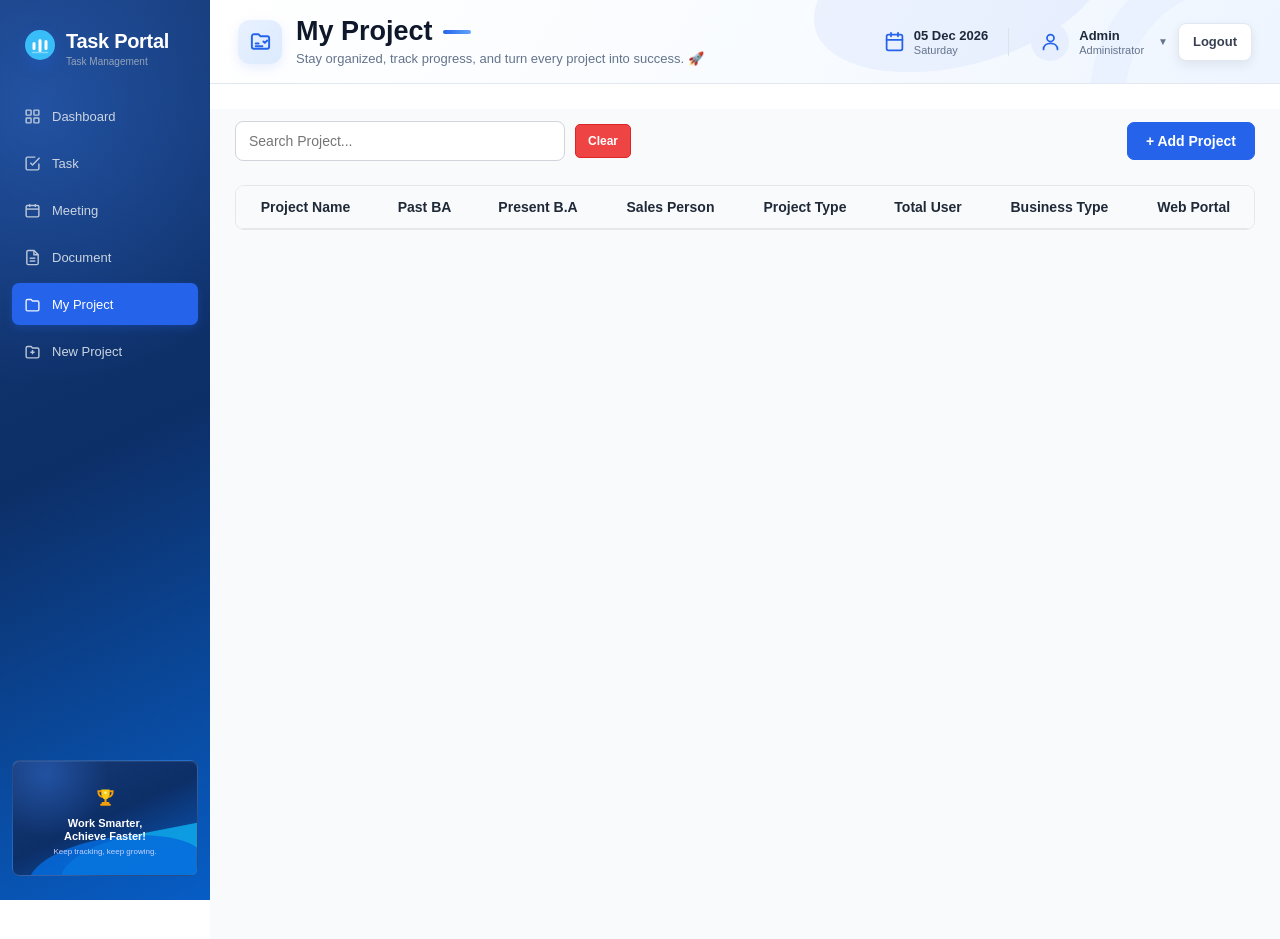
<file: project.html>
<!DOCTYPE html>
<html lang="en">

<head>

    <meta charset="UTF-8">
    <meta name="viewport" content="width=device-width, initial-scale=1.0">

    <title>My Project</title>

    <link rel="stylesheet" href="style.css">
    <link rel="stylesheet" href="project.css">

</head>

<body>


    <!-- ================= SIDEBAR ================= -->

    <aside class="sidebar">

        <div class="logo">
            Task Portal
        </div>

        <nav class="sidebar-menu">

            <a href="index.html" class="menu-item">
                Dashboard
            </a>

            <a href="task.html" class="menu-item">
                Task
            </a>

            <a href="meeting.html" class="menu-item">
                Meeting
            </a>

            <a href="document.html" class="menu-item">
                Document
            </a>

            <a href="project.html" class="menu-item active">
                My Project
            </a>

            <a href="new-project.html" class="menu-item">
                 New Project
            </a>

        </nav>

        <div class="sidebar-bottom">

            <div class="sidebar-bottom-icon"></div>

            <div>
                <div class="sidebar-bottom-title">
                    Work Smarter,<br>
                    Achieve Faster!
                </div>

                <div class="sidebar-bottom-text">
                    Keep tracking, keep growing.
                </div>
            </div>

        </div>

    </aside>



    <!-- ================= MAIN CONTENT ================= -->

    <main class="main-content">


        <!-- ================= HEADER ================= -->

       <header class="header dashboard-header my-project-header">

    <div class="header-left">

        <div class="dashboard-header-icon my-project-header-icon">

            <svg
                viewBox="0 0 24 24"
                fill="none"
                stroke="currentColor"
                stroke-width="2"
                stroke-linecap="round"
                stroke-linejoin="round"
            >

                <!-- Folder -->
                <path
                    d="M3 6.5a2 2 0 0 1 2-2h5l2 2h7a2 2 0 0 1 2 2v9a2 2 0 0 1-2 2H5a2 2 0 0 1-2-2z"
                ></path>

                <!-- Progress line -->
                <path
                    d="M7 14h3"
                ></path>

                <path
                    d="M7 17h7"
                ></path>

                <!-- Small check -->
                <path
                    d="m15 12 1.5 1.5L19 11"
                ></path>

            </svg>

        </div>


        <div class="dashboard-header-text">

            <div class="dashboard-title-row">

                <h1>
                    My Project
                </h1>

                <span class="dashboard-title-line"></span>

            </div>


            <p>
                Stay organized, track progress, and turn every project into success. 🚀
            </p>

        </div>

    </div>


    <div class="header-right">


        <div class="dashboard-date">

            <svg
                viewBox="0 0 24 24"
                fill="none"
                stroke="currentColor"
                stroke-width="2"
                stroke-linecap="round"
                stroke-linejoin="round"
            >

                <rect
                    x="3"
                    y="4"
                    width="18"
                    height="18"
                    rx="2"
                ></rect>

                <line
                    x1="16"
                    y1="2"
                    x2="16"
                    y2="6"
                ></line>

                <line
                    x1="8"
                    y1="2"
                    x2="8"
                    y2="6"
                ></line>

                <line
                    x1="3"
                    y1="10"
                    x2="21"
                    y2="10"
                ></line>

            </svg>


            <div>

                <strong>
                    19 Aug 2026
                </strong>

                <span>
                    Tuesday
                </span>

            </div>

        </div>


        <div class="dashboard-admin">

            <div class="dashboard-admin-icon">

                <svg
                    viewBox="0 0 24 24"
                    fill="none"
                    stroke="currentColor"
                    stroke-width="2"
                    stroke-linecap="round"
                    stroke-linejoin="round"
                >

                    <circle
                        cx="12"
                        cy="8"
                        r="4"
                    ></circle>

                    <path
                        d="M4 21c0-4.4 3.6-7 8-7s8 2.6 8 7"
                    ></path>

                </svg>

            </div>


            <div class="dashboard-admin-text">

                <strong>
                    Admin
                </strong>

                <span>
                    Administrator
                </span>

            </div>


            <span class="dashboard-admin-arrow">
                ▼
            </span>
             <!-- Logout Menu -->

    <div
        class="admin-dropdown"
        id="adminDropdown"
    >

        <button
            type="button"
            id="logoutButton"
        >

            

            <span>
                Logout
            </span>

        </button>

    </div>

        </div>

    </div>

</header>


        <!-- ================= CONTENT ================= -->

        <section class="content project-content">


            <!-- ================= TOP BAR ================= -->

            <div class="project-topbar">


                <!-- SEARCH -->

                <div class="project-toolbar">

                    <input
                        type="text"
                        id="projectSearch"
                        placeholder="Search Project..."
                    >

                    <button
                        type="button"
                        id="clearProjectSearch"
                        class="clear-project-search"
                    >
                        Clear
                    </button>

                </div>


                <!-- ADD PROJECT -->

                <button
                    type="button"
                    id="addProjectButton"
                    class="add-project-button"
                >
                    + Add Project
                </button>

            </div>



            <!-- ================= PROJECT TABLE ================= -->

            <div class="project-table-container">

                <table class="project-table">

                    <thead>

                        <tr>

                            <th>
                                Project Name
                            </th>

                            <th>
                                Past BA
                            </th>

                            <th>
                                Present B.A
                            </th>

                            <th>
                                Sales Person
                            </th>

                            <th>
                                Project Type
                            </th>

                            <th>
                                Total User
                            </th>

                            <th>
                                Business Type
                            </th>

                            <th>
                                Web Portal
                            </th>

                        </tr>

                    </thead>


                    <tbody id="projectTableBody">

                        <!-- Projects JavaScript se aayenge -->

                    </tbody>

                </table>

            </div>


        </section>


    </main>



    <!-- ==================================================
                         ADD PROJECT MODAL
    =================================================== -->

    <div
        id="projectModal"
        class="project-modal"
    >

        <div class="project-modal-content">


            <!-- MODAL HEADER -->

            <div class="project-modal-header">

                <h2>
                    Add Project
                </h2>

                <button
                    type="button"
                    id="closeProjectForm"
                    class="project-modal-close"
                >
                    &times;
                </button>

            </div>



            <!-- ================= FORM ================= -->

            <form id="addProjectForm">


                <div class="project-form-grid">


                    <!-- PROJECT NAME -->

                    <div class="project-form-group">

                        <label for="projectName">
                            Project Name
                        </label>

                        <input
                            type="text"
                            id="projectName"
                            placeholder="Enter Project Name"
                            required
                        >

                    </div>



                    <!-- PAST BA -->

                    <div class="project-form-group">

                        <label for="pastBA">
                            Past BA
                        </label>

                        <input
                            type="text"
                            id="pastBA"
                            placeholder="Enter Past BA"
                        >

                    </div>



                    <!-- PRESENT BA -->

                    <div class="project-form-group">

                        <label for="presentBA">
                            Present B.A
                        </label>

                        <input
                            type="text"
                            id="presentBA"
                            placeholder="Enter Present B.A"
                            required
                        >

                    </div>



                    <!-- SALES PERSON -->

                    <div class="project-form-group">

                        <label for="salesPerson">
                            Sales Person
                        </label>

                        <input
                            type="text"
                            id="salesPerson"
                            placeholder="Enter Sales Person"
                            required
                        >

                    </div>



                    <!-- PROJECT TYPE -->

                    <div class="project-form-group">

                        <label for="projectType">
                            Project Type
                        </label>

                        <select
                            id="projectType"
                            required
                        >

                            <option value="">
                                Select Project Type
                            </option>

                            <option value="Loyalty">
                                Loyalty
                            </option>

                            <option value="SFA">
                                SFA
                            </option>

                            <option value="DMS">
                                DMS
                            </option>

                            <option value="Loyalty, SFA & DMS">
                                Loyalty, SFA & DMS
                            </option>

                            <option value="Loyalty & SFA">
                                Loyalty & SFA
                            </option>

                            <option value="Loyalty & DMS">
                                Loyalty & DMS
                            </option>

                        </select>

                    </div>



                    <!-- TOTAL USER -->

                    <div class="project-form-group">

                        <label for="totalUser">
                            Total User
                        </label>

                        <input
                            type="number"
                            id="totalUser"
                            placeholder="Enter Total User"
                            min="0"
                            required
                        >

                    </div>



                    <!-- BUSINESS TYPE -->

                    <div class="project-form-group">

                        <label for="businessType">
                            Business Type
                        </label>

                        <input
                            type="text"
                            id="businessType"
                            placeholder="Enter Business Type"
                            required
                        >

                    </div>



                    <!-- WEB PORTAL URL -->

                    <div class="project-form-group">

                        <label for="webPortalUrl">
                            Web Portal URL
                        </label>

                        <input
                            type="url"
                            id="webPortalUrl"
                            placeholder="https://example.com"
                        >

                    </div>


                </div>



                <!-- FORM BUTTONS -->

                <div class="project-form-actions">

                    <button
                        type="button"
                        id="cancelProjectForm"
                        class="project-cancel-button"
                    >
                        Cancel
                    </button>

                    <button
                        type="submit"
                        class="project-save-button"
                    >
                        Save Project
                    </button>

                </div>


            </form>


        </div>

    </div>



    <!-- ==================================================
                         SUCCESS POPUP
    =================================================== -->

    <div
        id="projectSuccessPopup"
        class="project-success-popup"
    >

        <div class="project-success-content">

            <div class="project-success-icon">
                ✓
            </div>

            <h3>
                Project Added Successfully
            </h3>

            <p>
                Project has been added successfully.
            </p>

            <button
                type="button"
                id="projectSuccessClose"
            >
                OK
            </button>

        </div>

    </div>
<!-- ========================================
     PROJECT CONTEXT MENU
======================================== -->

<div
    id="projectContextMenu"
    class="project-context-menu"
>

    <button
        type="button"
        id="editProjectContext"
    >
        <span>✏️</span>
        <span>Edit</span>
    </button>

    <button
        type="button"
        id="deleteProjectContext"
    >
        <span>🗑️</span>
        <span>Delete</span>
    </button>

</div>


<!-- ========================================
     PROJECT CONFIRMATION MODAL
======================================== -->

<div
    id="projectConfirmModal"
    class="project-confirm-modal"
>

    <div class="project-confirm-box">

        <div
            id="projectConfirmIcon"
            class="project-confirm-icon"
        >
            ⚠️
        </div>

        <h3 id="projectConfirmTitle">
            Confirm Action
        </h3>

        <p id="projectConfirmMessage">
            Are you sure you want to continue?
        </p>

        <div class="project-confirm-actions">

            <button
                type="button"
                id="projectConfirmCancel"
                class="project-confirm-cancel"
            >
                Cancel
            </button>

            <button
                type="button"
                id="projectConfirmOk"
                class="project-confirm-ok"
            >
                Confirm
            </button>

        </div>

    </div>

</div>


    <!-- ================= JAVASCRIPT ================= -->

    <script src="project.js"></script>

</body>

</html>
</file>
<file: dashboard.css>
/* =========================
   DASHBOARD
========================= */

.dashboard-content {
    padding: 25px 28px;
    background: #f8fafc;
    min-height: calc(100vh - 70px);
    box-sizing: border-box;
}


/* =========================
   DASHBOARD TOP
========================= */

.dashboard-top {
    display: flex;
    align-items: flex-end;
    justify-content: space-between;
    gap: 20px;
    margin-bottom: 22px;
}

.dashboard-title h2 {
    margin: 0;

    color: #111827;

    font-size: 24px;
    font-weight: 700;
}

.dashboard-title p {
    margin: 5px 0 0;

    color: #6b7280;

    font-size: 13px;
}


/* =========================
   MONTH SELECTOR
========================= */

.dashboard-month {
    display: flex;
    align-items: center;
    gap: 8px;
}

.dashboard-month label {
    color: #6b7280;

    font-size: 12px;
    font-weight: 600;
}

#dashboardMonth {
    height: 38px;

    padding: 0 12px;

    border: 1px solid #d1d5db;
    border-radius: 7px;

    background: #ffffff;
    color: #374151;

    font-size: 13px;

    outline: none;

    cursor: pointer;

    box-sizing: border-box;
}

#dashboardMonth:focus {
    border-color: #2563eb;

    box-shadow:
        0 0 0 2px rgba(37, 99, 235, 0.1);
}


/* =========================
   KPI CARDS
========================= */

.dashboard-kpi-grid {
    display: grid;

    grid-template-columns:
        repeat(4, 1fr);

    gap: 16px;

    margin-bottom: 18px;
}

.dashboard-kpi-card {
    padding: 18px;

    background: #ffffff;

    border: 1px solid #e5e7eb;

    border-radius: 9px;

    box-sizing: border-box;

    box-shadow:
        0 2px 7px rgba(15, 23, 42, 0.035);
}

.kpi-card-top {
    display: flex;

    align-items: center;

    gap: 9px;
}

.kpi-icon {
    width: 31px;
    height: 31px;

    display: flex;

    align-items: center;
    justify-content: center;

    border-radius: 7px;

    font-size: 15px;
    font-weight: 700;
}

.total-task-icon {
    background: #dbeafe;
    color: #2563eb;
}

.pending-task-icon {
    background: #fef3c7;
    color: #d97706;
}

.process-task-icon {
    background: #e0e7ff;
    color: #4f46e5;
}

.closed-task-icon {
    background: #dcfce7;
    color: #16a34a;
}

.kpi-label {
    color: #6b7280;

    font-size: 11px;
    font-weight: 700;

    letter-spacing: 0.3px;
}

.kpi-value {
    margin-top: 13px;

    color: #111827;

    font-size: 28px;
    font-weight: 700;

    line-height: 1;
}

.kpi-description {
    margin-top: 7px;

    color: #9ca3af;

    font-size: 11px;
}


/* =========================
   WORK PERFORMANCE
========================= */

.dashboard-performance-card {
    padding: 20px;

    margin-bottom: 18px;

    background: #ffffff;

    border: 1px solid #e5e7eb;

    border-radius: 9px;

    box-sizing: border-box;

    box-shadow:
        0 2px 7px rgba(15, 23, 42, 0.035);
}

.dashboard-section-title h3 {
    margin: 0;

    color: #1f2937;

    font-size: 16px;
    font-weight: 700;
}

.dashboard-section-title p {
    margin: 4px 0 0;

    color: #9ca3af;

    font-size: 11px;
}

.performance-grid {
    display: grid;

    grid-template-columns:
        repeat(4, 1fr);

    margin-top: 18px;

    border-top: 1px solid #f1f5f9;
}

.performance-item {
    padding: 16px 20px;

    border-right: 1px solid #eef2f7;
}

.performance-item:first-child {
    padding-left: 0;
}

.performance-item:last-child {
    border-right: none;
}

.performance-label {
    display: block;

    color: #6b7280;

    font-size: 11px;
    font-weight: 500;
}

.performance-value {
    display: block;

    margin-top: 7px;

    color: #111827;

    font-size: 21px;
    font-weight: 700;
}

.overdue-value {
    color: #dc2626;
}


/* =========================
   MAIN DASHBOARD GRID
========================= */

.dashboard-main-grid {
    display: grid;

    grid-template-columns:
        minmax(0, 1.65fr)
        minmax(300px, 0.75fr);

    gap: 18px;

    margin-bottom: 18px;
}


/* =========================
   COMMON PANEL
========================= */

.dashboard-panel {
    background: #ffffff;

    border: 1px solid #e5e7eb;

    border-radius: 9px;

    box-sizing: border-box;

    box-shadow:
        0 2px 7px rgba(15, 23, 42, 0.035);
}

.dashboard-panel-header {
    display: flex;

    align-items: flex-start;
    justify-content: space-between;

    gap: 15px;

    padding: 18px 20px;

    border-bottom: 1px solid #eef2f7;
}

.dashboard-panel-header h3 {
    margin: 0;

    color: #173B6C;

    font-size: 16px;
    font-weight: 700;
}

.dashboard-panel-header p {
    margin: 4px 0 0;

    color: #9ca3af;

    font-size: 11px;
}


/* =========================
   PROJECT TABLE
========================= */

.project-summary-table-container {
    width: 100%;

    overflow-x: auto;
}

.project-summary-table {
    width: 100%;

    border-collapse: collapse;
}

.project-summary-table {
    width: 100%;
    border-collapse: separate;
    border-spacing: 0;
}

.project-summary-table th {
    padding: 12px 13px;

    background: #173B6C;
    color: #f9fcfc;

    font-size: 10px;
    font-weight: 700;

    text-align: center;
    white-space: nowrap;

    border-bottom: 1px solid #dbeafe;

    letter-spacing: 0.2px;
}

.project-summary-table th:first-child {
    border-top-left-radius: 9px;
}

.project-summary-table th:last-child {
    border-top-right-radius: 9px;
}
.project-summary-table td {
    padding: 11px 12px;

    color: #374151;

    font-size: 11px;

    text-align: center;

    border-top: 1px solid #f1f5f9;

    white-space: nowrap;
}

.project-summary-table th:nth-child(2),
.project-summary-table td:nth-child(2) {
    text-align: left;
}

.project-summary-table tbody tr:hover {
    background: #f8fafc;
}


/* =========================
   TASK STATUS
========================= */

.task-status-content {
    min-height: 275px;

    padding: 22px;

    display: flex;

    align-items: center;
    justify-content: center;

    gap: 25px;

    box-sizing: border-box;
}

.task-donut-wrapper {
    display: flex;

    align-items: center;
    justify-content: center;
}

.task-status-donut {
    width: 165px;
    height: 165px;

    border-radius: 50%;

    background:
        conic-gradient(
            #22c55e 0% 0%,
            #6366f1 0% 0%,
            #f59e0b 0% 0%
        );

    display: flex;

    align-items: center;
    justify-content: center;

    position: relative;
}

.task-status-donut::after {
    content: "";

    position: absolute;

    width: 108px;
    height: 108px;

    border-radius: 50%;

    background: #ffffff;
}

.task-donut-center {
    position: relative;

    z-index: 1;

    display: flex;

    align-items: center;
    justify-content: center;

    flex-direction: column;

    text-align: center;
}

.task-donut-center strong {
    color: #111827;

    font-size: 24px;
    font-weight: 700;
}

.task-donut-center span {
    margin-top: 3px;

    color: #9ca3af;

    font-size: 9px;
}


/* =========================
   STATUS LEGEND
========================= */

.task-status-legend {
    display: flex;

    flex-direction: column;

    gap: 16px;
}

.status-legend-item {
    display: grid;

    grid-template-columns:
        9px 1fr auto;

    align-items: center;

    gap: 8px;

    min-width: 115px;

    color: #4b5563;

    font-size: 11px;
}

.status-legend-item strong {
    color: #111827;

    font-size: 11px;
}

.status-dot {
    width: 8px;
    height: 8px;

    border-radius: 50%;
}

.pending-dot {
    background: #f59e0b;
}

.process-dot {
    background: #6366f1;
}

.closed-dot {
    background: #22c55e;
}


/* =========================
   ISSUE OVERVIEW
========================= */

.issue-overview-panel {
    margin-bottom: 10px;
}

.issue-summary {
    display: flex;

    align-items: center;

    gap: 22px;
}

.issue-summary-item {
    display: flex;

    flex-direction: column;

    align-items: flex-end;
}

.issue-summary-item span {
    color: #9ca3af;

    font-size: 9px;
}

.issue-summary-item strong {
    margin-top: 3px;

    color: #1f2937;

    font-size: 16px;
}


/* =========================
   ISSUE CHART
========================= */

.issue-chart-wrapper {
    height: 240px;

    padding: 20px;

    box-sizing: border-box;
}

.issue-chart {
    width: 100%;
    height: 100%;

    position: relative;
}


/* =========================
   RESPONSIVE
========================= */

@media (max-width: 1100px) {

    .dashboard-kpi-grid {
        grid-template-columns:
            repeat(2, 1fr);
    }

    .dashboard-main-grid {
        grid-template-columns: 1fr;
    }

    .task-status-content {
        min-height: 250px;
    }

}


@media (max-width: 700px) {

    .dashboard-content {
        padding: 18px;
    }

    .dashboard-top {
        align-items: flex-start;

        flex-direction: column;
    }

    .dashboard-kpi-grid {
        grid-template-columns: 1fr;
    }

    .performance-grid {
        grid-template-columns:
            repeat(2, 1fr);
    }

    .performance-item {
        border-right: none;
    }

    .issue-summary {
        gap: 12px;
    }

    .dashboard-panel-header {
        flex-direction: column;
    }

}

/* =========================
   KPI CARDS - REFERENCE STYLE
========================= */

.dashboard-kpi-card {
    position: relative;

    min-height: 128px;

    padding: 18px 20px;

    overflow: hidden;

    border: 1px solid #e5e7eb;
    border-radius: 12px;

    background: #ffffff;

    box-shadow:
        0 3px 10px rgba(15, 23, 42, 0.045);

    transition:
        transform 0.2s ease,
        box-shadow 0.2s ease;
}


/* subtle bottom glow */

.dashboard-kpi-card::after {
    content: "";

    position: absolute;

    left: -20px;
    right: -20px;
    bottom: -32px;

    height: 65px;

    border-radius: 50%;

    opacity: 0.7;

    pointer-events: none;
}


/* individual card glow */

.dashboard-kpi-card:nth-child(1)::after {
    background: #dbeafe;
}

.dashboard-kpi-card:nth-child(2)::after {
    background: #fef3c7;
}

.dashboard-kpi-card:nth-child(3)::after {
    background: #e0e7ff;
}

.dashboard-kpi-card:nth-child(4)::after {
    background: #dcfce7;
}


/* hover */

.dashboard-kpi-card:hover {
    transform: translateY(-3px);

    box-shadow:
        0 10px 24px rgba(15, 23, 42, 0.09);
}


/* =========================
   KPI TOP
========================= */

.kpi-card-top {
    position: relative;

    z-index: 2;

    display: flex;

    align-items: center;

    gap: 10px;
}


/* =========================
   KPI ICON
========================= */

.kpi-icon {
    width: 34px;
    height: 34px;

    flex-shrink: 0;

    border-radius: 9px;

    display: flex;

    align-items: center;
    justify-content: center;

    font-size: 16px;
    font-weight: 700;

    box-shadow:
        0 2px 5px rgba(15, 23, 42, 0.05);
}


/* =========================
   KPI LABEL
========================= */

.kpi-label {
    color: #475569;

    font-size: 11px;
    font-weight: 700;

    letter-spacing: 0.35px;

    text-transform: uppercase;
}


/* =========================
   KPI NUMBER
========================= */

.kpi-value {
    position: relative;

    z-index: 2;

    margin-top: 15px;

    color: #0f172a;

    font-size: 30px;
    font-weight: 750;

    line-height: 1;

    letter-spacing: -0.6px;
}


/* =========================
   KPI DESCRIPTION
========================= */

.kpi-description {
    position: relative;

    z-index: 2;

    margin-top: 8px;

    color: #94a3b8;

    font-size: 11px;
    font-weight: 500;
}


/* =========================
   INDIVIDUAL KPI ACCENT
========================= */

.dashboard-kpi-card:nth-child(1) {
    background:
        linear-gradient(
            145deg,
            #ffffff 0%,
            #ffffff 68%,
            #f5f9ff 100%
        );
}

.dashboard-kpi-card:nth-child(2) {
    background:
        linear-gradient(
            145deg,
            #ffffff 0%,
            #ffffff 68%,
            #fffbeb 100%
        );
}

.dashboard-kpi-card:nth-child(3) {
    background:
        linear-gradient(
            145deg,
            #ffffff 0%,
            #ffffff 68%,
            #f5f5ff 100%
        );
}

.dashboard-kpi-card:nth-child(4) {
    background:
        linear-gradient(
            145deg,
            #ffffff 0%,
            #ffffff 68%,
            #f2fdf6 100%
        );
}


/* =========================
   KPI RESPONSIVE
========================= */

@media (max-width: 1100px) {

    .dashboard-kpi-card {
        min-height: 120px;
    }

}

@media (max-width: 700px) {

    .dashboard-kpi-card {
        min-height: 115px;

        padding: 16px;
    }

    .kpi-value {
        font-size: 27px;
    }

}

/* =========================
   WORK PERFORMANCE - POLISH
========================= */

.dashboard-performance-card {
    position: relative;

    padding: 0;

    overflow: hidden;

    border-radius: 12px;

    background: #ffffff;

    border: 1px solid #e5e7eb;

    box-shadow:
        0 3px 10px rgba(15, 23, 42, 0.045);
}


/* =========================
   PERFORMANCE HEADER
========================= */

.dashboard-performance-card
.dashboard-section-title {
    padding: 19px 21px;
}

.dashboard-performance-card
.dashboard-section-title h3 {
    font-size: 16px;
    font-weight: 700;
    color: #111827;
}

.dashboard-performance-card
.dashboard-section-title p {
    margin-top: 5px;
    color: #94a3b8;
    font-size: 11px;
}


/* =========================
   PERFORMANCE GRID
========================= */

.dashboard-performance-card
.performance-grid {
    margin: 0;

    padding: 0 21px 20px;

    border-top: none;

    display: grid;

    grid-template-columns:
        repeat(4, 1fr);

    gap: 12px;
}


/* =========================
   PERFORMANCE ITEM
========================= */

.dashboard-performance-card
.performance-item {
    position: relative;

    min-height: 92px;

    padding: 15px 16px;

    border: 1px solid #eef2f7;

    border-radius: 9px;

    background: #f8fafc;

    box-sizing: border-box;

    overflow: hidden;

    border-right: 1px solid #eef2f7;

    transition:
        transform 0.2s ease,
        box-shadow 0.2s ease,
        background 0.2s ease;
}


/* remove old special padding */

.dashboard-performance-card
.performance-item:first-child {
    padding-left: 16px;
}


/* hover */

.dashboard-performance-card
.performance-item:hover {
    transform: translateY(-2px);

    background: #ffffff;

    box-shadow:
        0 6px 15px rgba(15, 23, 42, 0.07);
}


/* =========================
   LEFT ACCENT
========================= */

.dashboard-performance-card
.performance-item::before {
    content: "";

    position: absolute;

    left: 0;
    top: 0;
    bottom: 0;

    width: 3px;

    border-radius: 9px 0 0 9px;
}


/* Completion */

.dashboard-performance-card
.performance-item:nth-child(1)::before {
    background: #2563eb;
}


/* Average time */

.dashboard-performance-card
.performance-item:nth-child(2)::before {
    background: #8b5cf6;
}


/* Completed */

.dashboard-performance-card
.performance-item:nth-child(3)::before {
    background: #22c55e;
}


/* Overdue */

.dashboard-performance-card
.performance-item:nth-child(4)::before {
    background: #ef4444;
}


/* =========================
   LABEL
========================= */

.dashboard-performance-card
.performance-label {
    color: #64748b;

    font-size: 10px;

    font-weight: 600;

    letter-spacing: 0.25px;

    text-transform: uppercase;
}


/* =========================
   VALUE
========================= */

.dashboard-performance-card
.performance-value {
    margin-top: 10px;

    color: #111827;

    font-size: 22px;

    font-weight: 700;

    line-height: 1;

    letter-spacing: -0.3px;
}


/* =========================
   OVERDUE
========================= */

.dashboard-performance-card
.performance-item:last-child
.performance-value {
    color: #dc2626;
}


/* =========================
   RESPONSIVE
========================= */

@media (max-width: 900px) {

    .dashboard-performance-card
    .performance-grid {
        grid-template-columns:
            repeat(2, 1fr);
    }

}


@media (max-width: 600px) {

    .dashboard-performance-card
    .performance-grid {
        grid-template-columns: 1fr;

        padding: 0 16px 16px;
    }

    .dashboard-performance-card
    .performance-item {
        min-height: 82px;
    }

}

/* =========================
   PENDING VS COMPLETED CHART
========================= */

.task-chart {
    width: 100%;
    height: 100%;

    display: flex;

    gap: 12px;

    box-sizing: border-box;
}


.task-chart-y {
    width: 32px;

    display: flex;

    flex-direction: column;

    justify-content: space-between;

    padding: 5px 0 35px;

    color: #94a3b8;

    font-size: 9px;

    text-align: right;
}


.task-chart-area {
    position: relative;

    flex: 1;

    height: 100%;

    border-bottom: 1px solid #e5e7eb;
}


.task-chart-gridline {
    position: absolute;

    left: 0;
    right: 0;

    height: 1px;

    background: #eef2f7;
}


.task-chart-gridline:nth-child(1) {
    top: 0;
}


.task-chart-gridline:nth-child(2) {
    top: 50%;
}


.task-chart-gridline:nth-child(3) {
    bottom: 0;
}


.task-chart-columns {
    position: absolute;

    left: 0;
    right: 0;

    top: 0;
    bottom: 0;

    display: flex;

    align-items: flex-end;

    justify-content: center;

    gap: 70px;
}


.task-chart-column {
    height: 100%;

    width: 110px;

    display: flex;

    flex-direction: column;

    justify-content: flex-end;

    align-items: center;

    position: relative;
}


.task-chart-bar {
    width: 52px;

    min-height: 3px;

    border-radius: 6px 6px 2px 2px;

    position: relative;

    z-index: 2;

    transition:
        height 0.5s ease,
        transform 0.2s ease;

    cursor: pointer;
}


.task-chart-bar:hover {
    transform: translateY(-3px);
}


.pending-chart-bar {
    background: #f59e0b;
}


.completed-chart-bar {
    background: #22c55e;
}


.task-chart-value {
    position: absolute;

    font-size: 11px;

    font-weight: 700;

    transform: translateY(-7px);
}


.pending-chart-value {
    color: #d97706;
}


.completed-chart-value {
    color: #16a34a;
}


.task-chart-label {
    height: 32px;

    padding-top: 9px;

    color: #64748b;

    font-size: 10px;

    font-weight: 600;

    white-space: nowrap;

    text-align: center;
}


/* =========================
   RESPONSIVE
========================= */

@media (max-width: 600px) {

    .task-chart-columns {
        gap: 25px;
    }

    .task-chart-column {
        width: 80px;
    }

    .task-chart-bar {
        width: 42px;
    }

}

#logoutButton {
    width: 100%;
    height: 38px;

    padding: 0 14px;

    border: 1px solid #e2e8f0;
    border-radius: 8px;

    background: #ffffff;

    color: #374151;

    font-family: inherit;
    font-size: 13px;
    font-weight: 600;

    cursor: pointer;

    text-align: left;

    box-shadow:
        0 4px 12px
        rgba(15, 23, 42, 0.08);
}

#logoutButton:hover {
    background: #f8fafc;

    color: #2563eb;

    border-color: #cbd5e1;
}
</file>
<file: style.css>
* {
    margin: 0;
    padding: 0;
    box-sizing: border-box;
}

:root {
    --sidebar-bg:
        radial-gradient(circle at 18% 12%, rgba(59, 130, 246, 0.36), transparent 34%),
        linear-gradient(155deg, #173a76 0%, #0d2f68 50%, #075dc5 100%);
}

body {
    font-family: Arial, sans-serif;
    display: flex;
    min-height: 100vh;
}

.sidebar {
    width: 240px;
    min-height: 100vh;
}

.main-content {
    margin-left: 240px;
    width: calc(100% - 240px);
    min-height: 100vh;
}

.header {
    height: 70px;
}

.content {
    padding: 20px;
}

/* Sidebar */

.sidebar {
    width: 240px;
    min-height: 100vh;
    position: fixed;
    top: 0;
    left: 0;
    background-color: #1f2937;
    color: white;
    flex-shrink: 0;
    padding-top: 40px;
}

.logo {
    font-size: 22px;
    font-weight: bold;
    padding: 0 20px 30px;
}

.sidebar-menu {
    display: flex;
    flex-direction: column;
    
}

.menu-item {
    color: white;
    text-decoration: none;
    padding: 14px 20px;
    display: block;
}

.menu-item:hover {
    background-color: #374151;
}

.menu-item.active {
    background-color: #2563eb;
}
/* Header */

.header {
    height: 70px;
    background-color: #ffffff;
    border-bottom: 1px solid #e5e7eb;
    display: flex;
    align-items: center;
    justify-content: space-between;
    padding: 0 25px;
}

.header-left h1 {
    font-size: 24px;
    font-weight: 600;
    color: #111827;
}

.header-right {
    display: flex;
    align-items: center;
}

.user-name {
    font-size: 15px;
    color: #374151;
    font-weight: 500;
}

/* Dashboard */

.content {
    padding: 25px;
    background-color: #f8fafc;
    min-height: calc(100vh - 70px);
}

.dashboard-header {
    margin-bottom: 25px;
}

.dashboard-header h2 {
    font-size: 22px;
    color: #111827;
    margin-bottom: 5px;
}

.dashboard-header p {
    font-size: 14px;
    color: #6b7280;
}

.dashboard-cards {
    display: grid;
    grid-template-columns: repeat(4, 1fr);
    gap: 20px;
}

.dashboard-card {
    background-color: #ffffff;
    border: 1px solid #e5e7eb;
    border-radius: 8px;
    padding: 20px;
}

.dashboard-card h3 {
    font-size: 14px;
    color: #6b7280;
    margin-bottom: 12px;
}

.dashboard-card p {
    font-size: 28px;
    font-weight: 600;
    color: #111827;
}

#clearProjectSearch {
    margin-top: 6px;

    padding: 5px 12px;

    border: 1px solid #d1d5db;
    border-radius: 5px;

    background: #ffffff;
    color: #374151;

    font-size: 12px;
    cursor: pointer;
}

#clearProjectSearch:hover {
    background: #f3f4f6;
}

/* =========================
   MODERN TASK PORTAL SIDEBAR
========================= */

.sidebar {
    position: fixed;
    top: 0;
    left: 0;

    width: 210px;
    height: 100vh;

    padding: 24px 12px;

    background: var(--sidebar-bg);
    color: #ffffff;

    box-sizing: border-box;

    display: flex;
    flex-direction: column;

    z-index: 1000;
}


/* =========================
   BRAND
========================= */

.sidebar-brand,
.logo {
    position: relative;
    min-height: 42px;
    padding: 6px 12px 28px 54px;
}

.sidebar-brand::before,
.logo::before {
    content: "";
    position: absolute;
    top: 5px;
    left: 12px;
    width: 32px;
    height: 32px;
    border-radius: 50%;
    background:
        url("data:image/svg+xml,%3Csvg viewBox='0 0 32 32' xmlns='http://www.w3.org/2000/svg'%3E%3Cdefs%3E%3ClinearGradient id='g' x1='6' y1='4' x2='26' y2='28'%3E%3Cstop stop-color='%2338bdf8'/%3E%3Cstop offset='1' stop-color='%232563eb'/%3E%3C/linearGradient%3E%3C/defs%3E%3Ccircle cx='16' cy='16' r='15' fill='url(%23g)'/%3E%3Cpath d='M10 19.5v-5M16 21.5v-10M22 19.5v-7' fill='none' stroke='white' stroke-width='3' stroke-linecap='round'/%3E%3Cpath d='M8.5 23.5h15' stroke='white' stroke-opacity='0.38' stroke-width='1.7' stroke-linecap='round'/%3E%3C/svg%3E")
        center / cover no-repeat;
    box-shadow: 0 6px 14px rgba(37, 99, 235, 0.24);
}

.sidebar-brand-title,
.logo {
    font-size: 20px;
    font-weight: 700;
    letter-spacing: -0.3px;
}

.logo {
    color: #ffffff;
}

.logo::after {
    content: "Task Management";
    display: block;
    margin-top: 3px;
    color: #94a3b8;
    font-size: 10px;
    font-weight: 500;
    letter-spacing: 0;
}

.sidebar-brand-subtitle {
    margin-top: 3px;

    color: #94a3b8;

    font-size: 10px;
    font-weight: 500;
}


/* =========================
   MENU
========================= */

.sidebar-menu {
    display: flex;
    flex-direction: column;

    gap: 5px;

    padding: 0;
    margin: 0;

    list-style: none;
}


/* =========================
   MENU ITEM
========================= */

.sidebar-menu-item,
.menu-item {
    width: 100%;

    min-height: 42px;

    padding: 0 12px;

    display: flex;
    align-items: center;

    gap: 11px;

    box-sizing: border-box;

    border-radius: 7px;

    color: #cbd5e1;

    text-decoration: none;

    font-size: 13px;
    font-weight: 500;

    transition:
        background 0.2s ease,
        color 0.2s ease;
}

.menu-item::before {
    content: "";
    display: block;
    width: 17px;
    height: 17px;
    flex-shrink: 0;
    background: currentColor;
    opacity: 0.9;
    -webkit-mask-position: center;
    mask-position: center;
    -webkit-mask-repeat: no-repeat;
    mask-repeat: no-repeat;
    -webkit-mask-size: contain;
    mask-size: contain;
}

.menu-item:nth-child(1)::before {
    -webkit-mask-image: url("data:image/svg+xml,%3Csvg viewBox='0 0 24 24' xmlns='http://www.w3.org/2000/svg'%3E%3Cg fill='none' stroke='black' stroke-width='2'%3E%3Crect x='3' y='3' width='7' height='7' rx='1'/%3E%3Crect x='14' y='3' width='7' height='7' rx='1'/%3E%3Crect x='3' y='14' width='7' height='7' rx='1'/%3E%3Crect x='14' y='14' width='7' height='7' rx='1'/%3E%3C/g%3E%3C/svg%3E");
    mask-image: url("data:image/svg+xml,%3Csvg viewBox='0 0 24 24' xmlns='http://www.w3.org/2000/svg'%3E%3Cg fill='none' stroke='black' stroke-width='2'%3E%3Crect x='3' y='3' width='7' height='7' rx='1'/%3E%3Crect x='14' y='3' width='7' height='7' rx='1'/%3E%3Crect x='3' y='14' width='7' height='7' rx='1'/%3E%3Crect x='14' y='14' width='7' height='7' rx='1'/%3E%3C/g%3E%3C/svg%3E");
}

.menu-item:nth-child(2)::before {
    -webkit-mask-image: url("data:image/svg+xml,%3Csvg viewBox='0 0 24 24' xmlns='http://www.w3.org/2000/svg'%3E%3Cg fill='none' stroke='black' stroke-width='2'%3E%3Cpath d='M9 11l3 3L22 4'/%3E%3Cpath d='M21 12v7a2 2 0 0 1-2 2H5a2 2 0 0 1-2-2V5a2 2 0 0 1 2-2h11'/%3E%3C/g%3E%3C/svg%3E");
    mask-image: url("data:image/svg+xml,%3Csvg viewBox='0 0 24 24' xmlns='http://www.w3.org/2000/svg'%3E%3Cg fill='none' stroke='black' stroke-width='2'%3E%3Cpath d='M9 11l3 3L22 4'/%3E%3Cpath d='M21 12v7a2 2 0 0 1-2 2H5a2 2 0 0 1-2-2V5a2 2 0 0 1 2-2h11'/%3E%3C/g%3E%3C/svg%3E");
}

.menu-item:nth-child(3)::before {
    -webkit-mask-image: url("data:image/svg+xml,%3Csvg viewBox='0 0 24 24' xmlns='http://www.w3.org/2000/svg'%3E%3Cg fill='none' stroke='black' stroke-width='2'%3E%3Crect x='3' y='5' width='18' height='16' rx='2'/%3E%3Cline x1='16' y1='3' x2='16' y2='7'/%3E%3Cline x1='8' y1='3' x2='8' y2='7'/%3E%3Cline x1='3' y1='10' x2='21' y2='10'/%3E%3C/g%3E%3C/svg%3E");
    mask-image: url("data:image/svg+xml,%3Csvg viewBox='0 0 24 24' xmlns='http://www.w3.org/2000/svg'%3E%3Cg fill='none' stroke='black' stroke-width='2'%3E%3Crect x='3' y='5' width='18' height='16' rx='2'/%3E%3Cline x1='16' y1='3' x2='16' y2='7'/%3E%3Cline x1='8' y1='3' x2='8' y2='7'/%3E%3Cline x1='3' y1='10' x2='21' y2='10'/%3E%3C/g%3E%3C/svg%3E");
}

.menu-item:nth-child(4)::before {
    -webkit-mask-image: url("data:image/svg+xml,%3Csvg viewBox='0 0 24 24' xmlns='http://www.w3.org/2000/svg'%3E%3Cg fill='none' stroke='black' stroke-width='2'%3E%3Cpath d='M14 2H6a2 2 0 0 0-2 2v16a2 2 0 0 0 2 2h12a2 2 0 0 0 2-2V8z'/%3E%3Cpolyline points='14 2 14 8 20 8'/%3E%3Cline x1='8' y1='13' x2='16' y2='13'/%3E%3Cline x1='8' y1='17' x2='16' y2='17'/%3E%3C/g%3E%3C/svg%3E");
    mask-image: url("data:image/svg+xml,%3Csvg viewBox='0 0 24 24' xmlns='http://www.w3.org/2000/svg'%3E%3Cg fill='none' stroke='black' stroke-width='2'%3E%3Cpath d='M14 2H6a2 2 0 0 0-2 2v16a2 2 0 0 0 2 2h12a2 2 0 0 0 2-2V8z'/%3E%3Cpolyline points='14 2 14 8 20 8'/%3E%3Cline x1='8' y1='13' x2='16' y2='13'/%3E%3Cline x1='8' y1='17' x2='16' y2='17'/%3E%3C/g%3E%3C/svg%3E");
}

.menu-item:nth-child(5)::before {
    -webkit-mask-image: url("data:image/svg+xml,%3Csvg viewBox='0 0 24 24' xmlns='http://www.w3.org/2000/svg'%3E%3Cpath d='M3 7a2 2 0 0 1 2-2h5l2 2h7a2 2 0 0 1 2 2v10a2 2 0 0 1-2 2H5a2 2 0 0 1-2-2z' fill='none' stroke='black' stroke-width='2'/%3E%3C/svg%3E");
    mask-image: url("data:image/svg+xml,%3Csvg viewBox='0 0 24 24' xmlns='http://www.w3.org/2000/svg'%3E%3Cpath d='M3 7a2 2 0 0 1 2-2h5l2 2h7a2 2 0 0 1 2 2v10a2 2 0 0 1-2 2H5a2 2 0 0 1-2-2z' fill='none' stroke='black' stroke-width='2'/%3E%3C/svg%3E");
}

.menu-item:nth-child(6)::before {
    -webkit-mask-image: url("data:image/svg+xml,%3Csvg viewBox='0 0 24 24' xmlns='http://www.w3.org/2000/svg'%3E%3Cpath d='M3 7a2 2 0 0 1 2-2h5l2 2h7a2 2 0 0 1 2 2v10a2 2 0 0 1-2 2H5a2 2 0 0 1-2-2z' fill='none' stroke='black' stroke-width='2'/%3E%3Cpath d='M12 10v6M9 13h6' fill='none' stroke='black' stroke-width='2'/%3E%3C/svg%3E");

    mask-image: url("data:image/svg+xml,%3Csvg viewBox='0 0 24 24' xmlns='http://www.w3.org/2000/svg'%3E%3Cpath d='M3 7a2 2 0 0 1 2-2h5l2 2h7a2 2 0 0 1 2 2v10a2 2 0 0 1-2 2H5a2 2 0 0 1-2-2z' fill='none' stroke='black' stroke-width='2'/%3E%3Cpath d='M12 10v6M9 13h6' fill='none' stroke='black' stroke-width='2'/%3E%3C/svg%3E");
}



/* =========================
   ICON
========================= */

.sidebar-icon {
    width: 18px;
    height: 18px;

    flex-shrink: 0;

    display: flex;
    align-items: center;
    justify-content: center;
}

.sidebar-icon svg {
    width: 17px;
    height: 17px;

    display: block;
}


/* =========================
   HOVER
========================= */

.sidebar-menu-item:hover,
.menu-item:hover {
    background: #26354b;
    color: #ffffff;
}


/* =========================
   ACTIVE
========================= */

.sidebar-menu-item.active,
.menu-item.active {
    background: #2563eb;
    color: #ffffff;

    box-shadow:
        0 3px 8px rgba(37, 99, 235, 0.25);
}


/* =========================
   BOTTOM AREA
========================= */

.sidebar-bottom {
    margin-top: auto;

    position: relative;
    overflow: hidden;

    min-height: 116px;
    padding: 20px 12px 18px;

    display: flex;
    align-items: center;
    justify-content: center;
    flex-direction: column;

    gap: 8px;

    background: var(--sidebar-bg);

    border: 1px solid rgba(191, 219, 254, 0.16);

    border-radius: 8px;

    box-sizing: border-box;

    box-shadow: inset 0 1px 0 rgba(255, 255, 255, 0.08);
}

.sidebar-bottom::before {
    content: "";
    position: absolute;
    right: -18px;
    bottom: -22px;
    width: 155px;
    height: 62px;
    background: #0ea5e9;
    border-radius: 50% 0 0 0;
    transform: rotate(-11deg);
    opacity: 0.9;
}

.sidebar-bottom::after {
    content: "";
    position: absolute;
    left: 15px;
    right: -10px;
    bottom: -34px;
    height: 72px;
    background: #056bdc;
    border-radius: 50% 50% 0 0;
    transform: rotate(-8deg);
    opacity: 0.85;
}

.sidebar-bottom > div {
    position: relative;
    z-index: 1;
}

.sidebar-bottom > div:not(.sidebar-bottom-icon) {
    text-align: center;
}

.sidebar-bottom-icon {
    width: 27px;
    height: 27px;

    flex-shrink: 0;

    background:
        url("data:image/svg+xml,%3Csvg viewBox='0 0 32 32' xmlns='http://www.w3.org/2000/svg'%3E%3Cg fill='none'%3E%3Cpath d='M11 9h10v4.6c0 4-2.5 7.2-5 7.2s-5-3.2-5-7.2V9z' fill='%23facc15'/%3E%3Cpath d='M10.8 11H7.5c0 3.8 1.7 6 4.5 6.7' stroke='%23f59e0b' stroke-width='2.2' stroke-linecap='round'/%3E%3Cpath d='M21.2 11h3.3c0 3.8-1.7 6-4.5 6.7' stroke='%23f59e0b' stroke-width='2.2' stroke-linecap='round'/%3E%3Cpath d='M16 21v3.2M12.5 25h7M10.8 27h10.4' stroke='%23f59e0b' stroke-width='2.4' stroke-linecap='round'/%3E%3Ccircle cx='16' cy='12.8' r='1.5' fill='%23ffffff' fill-opacity='0.65'/%3E%3C/g%3E%3C/svg%3E")
        center / contain no-repeat;
}

.sidebar-bottom-title {
    color: #ffffff;

    font-size: 11px;
    font-weight: 700;
    line-height: 1.15;
}

.sidebar-bottom-text {
    margin-top: 5px;

    color: #c7d2fe;

    font-size: 8px;
    font-weight: 500;
}


/* =========================
   MAIN CONTENT ALIGNMENT
========================= */

.main-content {
    margin-left: 210px;

    width: calc(100% - 210px);

    box-sizing: border-box;
}


/* =========================
   RESPONSIVE
========================= */

@media (max-width: 900px) {

    .sidebar {
        width: 190px;
    }

    .main-content {
        margin-left: 190px;

        width: calc(100% - 190px);
    }

}

.menu-item:nth-child(6) .sidebar-icon {
    margin-right: 0;
}


/* ==================================================
   DASHBOARD HEADER
================================================== */

.dashboard-header {
    position: relative;

    height: 84px;

    display: flex;
    align-items: center;
    justify-content: space-between;

    padding: 0 28px;

    background:
        linear-gradient(
            120deg,
            #ffffff 0%,
            #f8fbff 55%,
            #eef5ff 100%
        );

    border-bottom: 1px solid #e2e8f0;

    overflow: hidden;
}


/* =========================
   SUBTLE BACKGROUND DESIGN
========================= */

.dashboard-header::before {

    content: "";

    position: absolute;

    width: 300px;
    height: 150px;

    right: 170px;
    top: -85px;

    border-radius: 50%;

    background:
        rgba(37, 99, 235, 0.06);

    transform: rotate(-15deg);

}


.dashboard-header::after {

    content: "";

    position: absolute;

    width: 220px;
    height: 220px;

    right: -100px;
    bottom: -160px;

    border-radius: 50%;

    border: 35px solid
        rgba(37, 99, 235, 0.035);

}


/* =========================
   LEFT SIDE
========================= */

.dashboard-header .header-left {

    display: flex;

    align-items: center;

    gap: 14px;

    position: relative;

    z-index: 2;

}


/* =========================
   DASHBOARD ICON
========================= */

.dashboard-header-icon {

    width: 44px;
    height: 44px;

    display: flex;

    align-items: center;
    justify-content: center;

    border-radius: 12px;

    background:
        linear-gradient(
            135deg,
            #e8f1ff,
            #dbeafe
        );

    color: #2563eb;

    box-shadow:
        0 4px 12px
        rgba(37, 99, 235, 0.10);

}


.dashboard-header-icon svg {

    width: 23px;
    height: 23px;

}


/* =========================
   TITLE AREA
========================= */

.dashboard-header-text {

    display: flex;

    flex-direction: column;

    justify-content: center;

}


.dashboard-title-row {

    display: flex;

    align-items: center;

    gap: 10px;

}


.dashboard-title-row h1 {

    margin: 0;

    font-size: 27px;

    line-height: 1.1;

    font-weight: 700;

    color: #0f172a;

}


/* =========================
   BLUE TITLE LINE
========================= */

.dashboard-title-line {

    width: 28px;
    height: 4px;

    border-radius: 10px;

    background:
        linear-gradient(
            90deg,
            #2563eb,
            #60a5fa
        );

}


/* =========================
   WELCOME TEXT
========================= */

.dashboard-header-text p {

    margin: 4px 0 0;

    font-size: 13px;

    color: #64748b;

}


/* =========================
   RIGHT SIDE
========================= */

.dashboard-header .header-right {

    display: flex;

    align-items: center;

    gap: 22px;

    position: relative;

    z-index: 2;

}


/* =========================
   DATE
========================= */

.dashboard-date {

    display: flex;

    align-items: center;

    gap: 9px;

    padding-right: 20px;

    border-right:
        1px solid #dbe2ea;

}


.dashboard-date svg {

    width: 21px;
    height: 21px;

    color: #2563eb;

}


.dashboard-date div {

    display: flex;

    flex-direction: column;

    gap: 1px;

}


.dashboard-date strong {

    font-size: 13px;

    color: #1e293b;

}


.dashboard-date span {

    font-size: 11px;

    color: #64748b;

}


/* =========================
   ADMIN
========================= */

.dashboard-admin {

    display: flex;

    align-items: center;

    gap: 10px;

}


.dashboard-admin-icon {

    width: 38px;
    height: 38px;

    display: flex;

    align-items: center;
    justify-content: center;

    border-radius: 50%;

    background:
        #e7efff;

    color: #2563eb;

}


.dashboard-admin-icon svg {

    width: 21px;
    height: 21px;

}


.dashboard-admin-text {

    display: flex;

    flex-direction: column;

    gap: 1px;

}


.dashboard-admin-text strong {

    font-size: 13px;

    color: #1e293b;

}


.dashboard-admin-text span {

    font-size: 11px;

    color: #64748b;

}


.dashboard-admin-arrow {

    margin-left: 4px;

    font-size: 10px;

    color: #64748b;

}


/* ==================================================
   RESPONSIVE
================================================== */

@media (max-width: 900px) {

    .dashboard-date {

        display: none;

    }

}


@media (max-width: 650px) {

    .dashboard-header {

        padding: 0 16px;

    }


    .dashboard-header-icon {

        width: 38px;
        height: 38px;

    }


    .dashboard-title-row h1 {

        font-size: 22px;

    }


    .dashboard-header-text p {

        display: none;

    }


    .dashboard-admin-text,
    .dashboard-admin-arrow {

        display: none;

    }

}
</file>
<file: document.css>
/* =========================
   DOCUMENT MANAGEMENT
========================= */

.document-content {
    padding-top: 12px;
}


/* =========================
   TOP BAR
========================= */

.document-topbar {
    display: flex;
    align-items: center;
    justify-content: space-between;
    gap: 16px;
    margin-bottom: 24px;
}


/* =========================
   SEARCH
========================= */

.document-toolbar {
    display: flex;
    align-items: center;
    gap: 10px;
}

#documentSearch {
    width: 330px;
    height: 40px;
    padding: 0 13px;

    border: 1px solid #d1d5db;
    border-radius: 8px;

    background: #ffffff;
    color: #111827;

    font-size: 14px;
    outline: none;

    box-sizing: border-box;
}

#documentSearch:focus {
    border-color: #2563eb;
    box-shadow: 0 0 0 2px rgba(37, 99, 235, 0.1);
}


/* =========================
   CLEAR BUTTON
========================= */

.clear-document-search {
    height: 40px;
    padding: 0 15px;

    border: 1px solid #dc2626;
    border-radius: 7px;

    background: #ef4444;
    color: #ffffff;

    font-size: 13px;
    font-weight: 600;

    cursor: pointer;
}

.clear-document-search:hover {
    background: #dc2626;
}


/* =========================
   ADD DOCUMENT BUTTON
========================= */

.add-document-button {
    padding: 10px 18px;

    border: 1px solid #2563eb;
    border-radius: 7px;

    background: #2563eb;
    color: #ffffff;

    font-size: 14px;
    font-weight: 600;

    cursor: pointer;

    transition: all 0.2s ease;
}

.add-document-button:hover {
    background: #1d4ed8;
}


/* =========================
   TABLE
========================= */

.document-table-container {
    width: 100%;

    overflow-x: auto;

    background: #ffffff;

    border: 1px solid #e5e7eb;
    border-radius: 9px;

    box-sizing: border-box;
}

.document-table {
    width: 100%;
    min-width: 1200px;

    border-collapse: collapse;
}

.document-table th {
    padding: 13px 18px;

    background: #f8fafc;

    color: #1f2937;

    font-size: 14px;
    font-weight: 600;

    text-align: center;

    white-space: nowrap;

    border-bottom: 1px solid #e5e7eb;
}

.document-table td {
    padding: 14px 18px;

    color: #111827;

    font-size: 14px;

    white-space: nowrap;

    border-bottom: 1px solid #e5e7eb;

    text-align: center;
}

.document-table tbody tr:hover {
    background: #f8fafc;
}


/* =========================
   PROJECT FILTER
========================= */

.document-project-filter {
    margin-top: 7px;

    display: flex;
    justify-content: center;
}

#documentProjectSearch {
    width: 180px;
    height: 32px;

    padding: 0 10px;

    border: 1px solid #d1d5db;
    border-radius: 6px;

    background: #ffffff;
    color: #374151;

    font-size: 13px;
    font-weight: 400;

    outline: none;

    box-sizing: border-box;
}

#documentProjectSearch:focus {
    border-color: #2563eb;

    box-shadow:
        0 0 0 2px rgba(37, 99, 235, 0.1);
}


/* =========================
   FILE STATUS
========================= */

.document-file-status {
    display: inline-flex;

    align-items: center;
    justify-content: center;

    min-width: 90px;

    padding: 6px 12px;

    border-radius: 20px;

    font-size: 12px;
    font-weight: 600;
}

.document-file-status.pending {
    background: #fef3c7;
    color: #92400e;
}

.document-file-status.uploaded {
    background: #dcfce7;
    color: #166534;
}


/* =========================
   FILE BUTTON
========================= */

.document-file-button {
    padding: 7px 13px;

    border: none;
    border-radius: 6px;

    background: #2563eb;
    color: #ffffff;

    font-size: 12px;
    font-weight: 600;

    cursor: pointer;
}

.document-file-button:hover {
    background: #1d4ed8;
}


/* =========================
   MODAL
========================= */

.document-modal {
    position: fixed;
    inset: 0;

    display: none;

    align-items: center;
    justify-content: center;

    background: rgba(15, 23, 42, 0.55);

    z-index: 1000;
}

.document-modal-content {
    width: 800px;
    max-width: 92%;
    max-height: 90vh;

    overflow-y: auto;

    background: #ffffff;

    border-radius: 10px;

    box-shadow:
        0 15px 40px rgba(0, 0, 0, 0.25);

    box-sizing: border-box;
}


/* =========================
   MODAL HEADER
========================= */

.document-modal-header {
    display: flex;

    align-items: center;
    justify-content: space-between;

    padding: 18px 22px;

    border-bottom: 1px solid #e5e7eb;
}

.document-modal-header h2 {
    margin: 0;

    color: #1f2937;

    font-size: 20px;
}

.document-modal-close {
    width: 32px;
    height: 32px;

    border: none;
    border-radius: 5px;

    background: transparent;

    color: #6b7280;

    font-size: 25px;

    cursor: pointer;
}

.document-modal-close:hover {
    background: #f3f4f6;
    color: #111827;
}


/* =========================
   FORM
========================= */

#addDocumentForm {
    padding: 22px;
}

.document-form-grid {
    display: grid;

    grid-template-columns:
        repeat(2, 1fr);

    gap: 17px 20px;
}

.document-form-group {
    display: flex;

    flex-direction: column;
}

.document-form-group label {
    margin-bottom: 6px;

    color: #374151;

    font-size: 13px;
    font-weight: 600;
}

.document-form-group input,
.document-form-group select {
    width: 100%;
    height: 40px;

    padding: 0 11px;

    border: 1px solid #d1d5db;
    border-radius: 6px;

    background: #ffffff;

    color: #111827;

    font-size: 14px;

    outline: none;

    box-sizing: border-box;
}

.document-form-group input:focus,
.document-form-group select:focus {
    border-color: #2563eb;

    box-shadow:
        0 0 0 2px rgba(37, 99, 235, 0.1);
}

.document-form-group input:read-only {
    background: #f3f4f6;
    color: #6b7280;
}


/* =========================
   FORM BUTTONS
========================= */

.document-form-actions {
    display: flex;

    justify-content: flex-end;

    gap: 10px;

    margin-top: 25px;

    padding-top: 18px;

    border-top: 1px solid #e5e7eb;
}

.document-cancel-button,
.document-save-button {
    padding: 9px 18px;

    border-radius: 6px;

    font-size: 14px;
    font-weight: 600;

    cursor: pointer;
}

.document-cancel-button {
    border: 1px solid #d1d5db;

    background: #ffffff;
    color: #374151;
}

.document-cancel-button:hover {
    background: #f3f4f6;
}

.document-save-button {
    border: 1px solid #2563eb;

    background: #2563eb;
    color: #ffffff;
}

.document-save-button:hover {
    background: #1d4ed8;
}


/* =========================
   SUCCESS POPUP
========================= */

.document-success-popup {
    position: fixed;
    inset: 0;

    display: none;

    align-items: center;
    justify-content: center;

    background: rgba(15, 23, 42, 0.45);

    z-index: 1100;
}

.document-success-content {
    width: 350px;

    padding: 30px;

    background: #ffffff;

    border-radius: 10px;

    text-align: center;

    box-shadow:
        0 12px 35px rgba(0, 0, 0, 0.2);
}

.document-success-icon {
    width: 55px;
    height: 55px;

    margin: 0 auto 15px;

    display: flex;

    align-items: center;
    justify-content: center;

    border-radius: 50%;

    background: #dcfce7;
    color: #16a34a;

    font-size: 28px;
    font-weight: 700;
}

.document-success-content h3 {
    margin: 0 0 8px;

    color: #1f2937;
}

.document-success-content p {
    margin: 0 0 20px;

    color: #6b7280;

    font-size: 14px;
}

#documentSuccessClose {
    padding: 8px 22px;

    border: none;
    border-radius: 6px;

    background: #2563eb;
    color: #ffffff;

    font-size: 14px;
    font-weight: 600;

    cursor: pointer;
}

#documentSuccessClose:hover {
    background: #1d4ed8;
}


/* =========================
   RESPONSIVE
========================= */

@media (max-width: 900px) {

    .document-topbar {
        align-items: flex-start;

        flex-direction: column;
    }

    .document-form-grid {
        grid-template-columns: 1fr;
    }
}


/* ==================================================
   DOCUMENT MANAGEMENT HEADER
================================================== */

.document-header {

    height: 84px !important;

    display: flex !important;

    align-items: center !important;

    justify-content: space-between !important;

    padding: 0 28px !important;

}


/* =========================
   LEFT SIDE
========================= */

.document-header .header-left {

    display: flex !important;

    align-items: center !important;

    gap: 14px !important;

}


/* =========================
   DOCUMENT ICON
========================= */

.document-header .document-header-icon {

    width: 44px !important;
    height: 44px !important;

    flex-shrink: 0;

    display: flex !important;

    align-items: center !important;

    justify-content: center !important;

    border-radius: 12px;

    background:
        linear-gradient(
            135deg,
            #e8f1ff,
            #dbeafe
        );

    color: #2563eb;

}


.document-header .document-header-icon svg {

    width: 23px !important;
    height: 23px !important;

}


/* =========================
   TEXT
========================= */

.document-header .dashboard-header-text {

    display: flex !important;

    flex-direction: column !important;

    justify-content: center !important;

}


/* =========================
   TITLE
========================= */

.document-header .dashboard-title-row {

    display: flex !important;

    align-items: center !important;

    gap: 10px !important;

}


.document-header .dashboard-title-row h1 {

    margin: 0 !important;

    font-size: 27px !important;

    line-height: 1.1 !important;

    font-weight: 700 !important;

    color: #0f172a;

}


/* =========================
   BLUE LINE
========================= */

.document-header .dashboard-title-line {

    width: 28px;

    height: 4px;

    flex-shrink: 0;

    border-radius: 10px;

    background:
        linear-gradient(
            90deg,
            #2563eb,
            #60a5fa
        );

}


/* =========================
   MESSAGE
========================= */

.document-header .dashboard-header-text p {

    margin: 4px 0 0 !important;

    font-size: 13px !important;

    line-height: 1.2 !important;

    color: #64748b;

}


/* =========================
   RIGHT SIDE
========================= */

.document-header .header-right {

    display: flex !important;

    align-items: center !important;

    gap: 22px !important;

}

#logoutButton {
    width: 100%;
    height: 38px;

    padding: 0 14px;

    border: 1px solid #e2e8f0;
    border-radius: 8px;

    background: #ffffff;

    color: #374151;

    font-family: inherit;
    font-size: 13px;
    font-weight: 600;

    cursor: pointer;

    text-align: left;

    box-shadow:
        0 4px 12px
        rgba(15, 23, 42, 0.08);
}

#logoutButton:hover {
    background: #f8fafc;

    color: #2563eb;

    border-color: #cbd5e1;
}

/* ========================================
   HIDE OPEN DRIVE BUTTON
======================================== */

.document-file-button + .document-file-button {
    display: none;
}


/* Pending state mein jo Open Drive button hai */
.document-file-status.pending
+ .document-file-button {
    display: none;
}


/* View File button ko available space do */
.document-file-button {
    width: 50%;
    box-sizing: border-box;
}

/* ========================================
   DOCUMENT ROW CONTEXT MENU
======================================== */

#documentContextMenu {
    position: fixed;

    display: none;

    z-index: 9999;

    min-width: 145px;

    padding: 6px;

    border:
        1px solid
        rgba(120, 138, 164, 0.25);

    border-radius: 9px;

    background:
        rgba(255, 255, 255, 0.97);

    box-shadow:
        0 12px 30px
        rgba(25, 40, 70, 0.18);

    backdrop-filter:
        blur(10px);

    -webkit-backdrop-filter:
        blur(10px);
}


/* ========================================
   CONTEXT MENU BUTTON
======================================== */

#documentContextMenu button {

    width: 100%;

    height: 36px;

    padding:
        0 10px;

    border: none;

    border-radius: 6px;

    background: transparent;

    display: flex;

    align-items: center;

    gap: 9px;

    color: #26334b;

    font-family:
        Arial,
        Helvetica,
        sans-serif;

    font-size: 12px;

    font-weight: 600;

    text-align: left;

    cursor: pointer;

    transition:
        background 0.2s ease,
        color 0.2s ease;
}


/* ========================================
   HOVER
======================================== */

#documentContextMenu button:hover {

    background:
        rgba(65, 103, 226, 0.10);

    color: #315edc;
}


/* ========================================
   ICON
======================================== */

#documentContextMenu button span:first-child {

    width: 20px;

    display: flex;

    align-items: center;
    justify-content: center;

    font-size: 14px;
}


/* ========================================
   DELETE HOVER
======================================== */

#deleteDocumentContext:hover {

    background:
        rgba(220, 60, 60, 0.10);

    color: #d83b3b;
}

/* ========================================
   ACTION CONFIRMATION MODAL
======================================== */

.document-confirm-modal {

    position: fixed;

    inset: 0;

    z-index: 10000;

    display: none;

    align-items: center;
    justify-content: center;

    background:
        rgba(15, 25, 45, 0.35);

    backdrop-filter:
        blur(5px);

    -webkit-backdrop-filter:
        blur(5px);
}


/* ========================================
   CONFIRM BOX
======================================== */

.document-confirm-box {

    width: min(
        380px,
        calc(100vw - 40px)
    );

    padding: 28px 28px 24px;

    border:
        1px solid
        rgba(255, 255, 255, 0.65);

    border-radius: 16px;

    background:
        rgba(255, 255, 255, 0.96);

    box-shadow:
        0 25px 70px
        rgba(20, 35, 65, 0.25);

    text-align: center;

    animation:
        documentConfirmIn
        0.2s ease;
}


/* ========================================
   ICON
======================================== */

.document-confirm-icon {

    width: 52px;
    height: 52px;

    margin: 0 auto 14px;

    display: flex;

    align-items: center;
    justify-content: center;

    border-radius: 50%;

    background:
        rgba(245, 158, 11, 0.12);

    font-size: 25px;
}


/* ========================================
   TITLE
======================================== */

.document-confirm-box h3 {

    margin: 0;

    color: #1d2940;

    font-size: 18px;

    font-weight: 700;
}


/* ========================================
   MESSAGE
======================================== */

.document-confirm-box p {

    margin:
        10px 0 22px;

    color: #66748a;

    font-size: 13px;

    line-height: 1.5;
}


/* ========================================
   ACTIONS
======================================== */

.document-confirm-actions {

    display: flex;

    justify-content: center;

    gap: 10px;
}


/* ========================================
   BUTTONS
======================================== */

.document-confirm-actions button {

    min-width: 95px;

    height: 38px;

    padding:
        0 16px;

    border-radius: 7px;

    font-size: 12px;

    font-weight: 600;

    cursor: pointer;

    transition:
        0.2s ease;
}


/* ========================================
   CANCEL
======================================== */

.document-confirm-cancel {

    border:
        1px solid
        #d5dce7;

    background:
        #ffffff;

    color: #536176;
}

.document-confirm-cancel:hover {

    background:
        #f3f5f8;
}


/* ========================================
   CONFIRM
======================================== */

.document-confirm-ok {

    border: none;

    background:
        #3b6eea;

    color: #ffffff;

    box-shadow:
        0 6px 15px
        rgba(59, 110, 234, 0.22);
}

.document-confirm-ok:hover {

    background:
        #315ed5;

    transform:
        translateY(-1px);
}


/* ========================================
   ANIMATION
======================================== */

@keyframes documentConfirmIn {

    from {

        opacity: 0;

        transform:
            scale(0.94)
            translateY(8px);

    }

    to {

        opacity: 1;

        transform:
            scale(1)
            translateY(0);

    }

}
</file>
<file: meeting.css>
/* =========================
   MEETING PAGE
========================= */

.meeting-main {
    margin-left: 230px;
    width: calc(100% - 230px);
    padding: 25px 30px;
    min-height: 100vh;
    background: #f5f7fb;
    box-sizing: border-box;
    overflow-x: hidden;
}


/* =========================
   HEADER
========================= */

.meeting-header {
    display: flex;
    align-items: flex-start;
    justify-content: space-between;
    margin-bottom: 25px;
}

.meeting-header h1 {
    margin: 0;
    font-size: 26px;
    color: #1f2937;
}

.meeting-header p {
    margin: 6px 0 0;
    color: #6b7280;
    font-size: 14px;
}


/* =========================
   TOP RIGHT TABS
========================= */

.meeting-content {
    padding-top: 12px;
}

.meeting-topbar {
    display: flex;
    align-items: center;
    justify-content: space-between;
    gap: 16px;
    margin-bottom: 24px;
}

.meeting-tabs {
    display: flex;
    justify-content: flex-end;
    gap: 10px;
    margin: 0;
}

.meeting-tab {
    padding: 10px 20px;
    border: 1px solid #d1d5db;
    border-radius: 7px;
    background: #ffffff;
    color: #1f2937;
    font-size: 14px;
    font-weight: 500;
    cursor: pointer;
    transition: all 0.2s ease;
}

.meeting-tab:hover {
    background: #f3f4f6;
}

.meeting-tab.active {
    background: #2563eb;
    border-color: #2563eb;
    color: #ffffff;
}


/* =========================
   SEARCH TOOLBAR
========================= */

.meeting-toolbar {
    display: flex;
    align-items: center;
    gap: 10px;
    margin: 0;
}

#meetingSearch {
    width: 330px;
    height: 40px;
    padding: 0 13px;
    border: 1px solid #d1d5db;
    border-radius: 8px;
    background: #ffffff;
    font-size: 14px;
    outline: none;
    box-sizing: border-box;
}

#meetingSearch:focus {
    border-color: #2563eb;
    box-shadow: 0 0 0 2px rgba(37, 99, 235, 0.1);
}

.clear-meeting-search {
    height: 40px;
    padding: 0 15px;
    border: 1px solid #dc2626;
    border-radius: 7px;
    background: #ef4444;
    color: #ffffff;
    font-size: 13px;
    font-weight: 600;
    cursor: pointer;
}

.clear-meeting-search:hover {
    background: #dc2626;
}


/* =========================
   TABLE CONTAINER
========================= */

.meeting-table-container {
    width: 100%;
    overflow-x: auto;
    background: #ffffff;
    border: 1px solid #e5e7eb;
    border-radius: 9px;
    box-sizing: border-box;
}

.meeting-table {
    width: max-content;
    min-width: 100%;
    border-collapse: collapse;
}

.meeting-table th {
    padding: 13px 18px;
    background: #f8fafc;
    color: #1f2937;
    font-size: 14px;
    font-weight: 600;
    text-align: center;
    white-space: nowrap;
    border-bottom: 1px solid #e5e7eb;
}

.meeting-table td {
    padding: 14px 18px;
    color: #111827;
    font-size: 14px;
    white-space: nowrap;
    border-bottom: 1px solid #e5e7eb;
    text-align: center;
}

.meeting-table tbody tr:hover {
    background: #f8fafc;
}


/* =========================
   PROJECT FILTER
========================= */

.meeting-project-filter {
    margin-top: 7px;
    display: flex;
    justify-content: center;
}

#meetingProjectSearch {
    width: 180px;
    height: 32px;
    padding: 0 10px;
    border: 1px solid #d1d5db;
    border-radius: 6px;
    background: #ffffff;
    color: #374151;
    font-size: 13px;
    font-weight: 400;
    outline: none;
    box-sizing: border-box;
}

#meetingProjectSearch:focus {
    border-color: #2563eb;
    box-shadow: 0 0 0 2px rgba(37, 99, 235, 0.1);
}


/* =========================
   ADD MEETING BUTTON
========================= */

.add-meeting-button {
    position: fixed;
    right: 35px;
    bottom: 30px;

    width: 58px;
    height: 58px;

    border: none;
    border-radius: 50%;

    background: #2563eb;
    color: #ffffff;

    font-size: 32px;
    font-weight: 400;
    line-height: 1;

    cursor: pointer;

    box-shadow: 0 4px 12px rgba(0, 0, 0, 0.18);

    transition: all 0.2s ease;

    z-index: 100;
}

.add-meeting-button:hover {
    background: #1d4ed8;
    transform: translateY(-2px);
}


/* =========================
   MODAL
========================= */

.meeting-modal {
    position: fixed;
    inset: 0;

    display: none;
    align-items: center;
    justify-content: center;

    background: rgba(15, 23, 42, 0.55);

    z-index: 1000;
}

.meeting-modal-content {
    width: 850px;
    max-width: 92%;
    max-height: 90vh;

    overflow-y: auto;

    background: #ffffff;
    border-radius: 10px;

    box-shadow: 0 15px 40px rgba(0, 0, 0, 0.25);

    box-sizing: border-box;
}


/* =========================
   MODAL HEADER
========================= */

.meeting-modal-header {
    display: flex;
    align-items: center;
    justify-content: space-between;

    padding: 18px 22px;

    border-bottom: 1px solid #e5e7eb;
}

.meeting-modal-header h2 {
    margin: 0;
    color: #1f2937;
    font-size: 20px;
}

.meeting-modal-close {
    width: 32px;
    height: 32px;

    border: none;
    border-radius: 5px;

    background: transparent;
    color: #6b7280;

    font-size: 25px;
    cursor: pointer;
}

.meeting-modal-close:hover {
    background: #f3f4f6;
    color: #111827;
}


/* =========================
   FORM
========================= */

#addMeetingForm {
    padding: 22px;
}

.meeting-form-grid {
    display: grid;
    grid-template-columns: repeat(2, 1fr);
    gap: 17px 20px;
}

.meeting-form-group {
    display: flex;
    flex-direction: column;
}

.meeting-form-group label {
    margin-bottom: 6px;
    color: #374151;
    font-size: 13px;
    font-weight: 600;
}

.meeting-form-group input,
.meeting-form-group select {
    width: 100%;
    height: 40px;

    padding: 0 11px;

    border: 1px solid #d1d5db;
    border-radius: 6px;

    background: #ffffff;

    color: #111827;
    font-size: 14px;

    outline: none;
    box-sizing: border-box;
}

.meeting-form-group input:focus,
.meeting-form-group select:focus {
    border-color: #2563eb;
    box-shadow: 0 0 0 2px rgba(37, 99, 235, 0.1);
}

.meeting-form-group input:read-only {
    background: #f3f4f6;
    color: #6b7280;
}


/* =========================
   FORM BUTTONS
========================= */

.meeting-form-actions {
    display: flex;
    justify-content: flex-end;
    gap: 10px;

    margin-top: 25px;
    padding-top: 18px;

    border-top: 1px solid #e5e7eb;
}

.meeting-cancel-button,
.meeting-save-button {
    padding: 9px 18px;

    border-radius: 6px;

    font-size: 14px;
    font-weight: 600;

    cursor: pointer;
}

.meeting-cancel-button {
    border: 1px solid #d1d5db;
    background: #ffffff;
    color: #374151;
}

.meeting-cancel-button:hover {
    background: #f3f4f6;
}

.meeting-save-button {
    border: 1px solid #2563eb;
    background: #2563eb;
    color: #ffffff;
}

.meeting-save-button:hover {
    background: #1d4ed8;
}


/* =========================
   SUCCESS POPUP
========================= */

.meeting-success-popup {
    position: fixed;
    inset: 0;

    display: none;
    align-items: center;
    justify-content: center;

    background: rgba(15, 23, 42, 0.45);

    z-index: 1100;
}

.meeting-success-content {
    width: 350px;
    padding: 30px;

    background: #ffffff;
    border-radius: 10px;

    text-align: center;

    box-shadow: 0 12px 35px rgba(0, 0, 0, 0.2);
}

.meeting-success-icon {
    width: 55px;
    height: 55px;

    margin: 0 auto 15px;

    display: flex;
    align-items: center;
    justify-content: center;

    border-radius: 50%;

    background: #dcfce7;
    color: #16a34a;

    font-size: 28px;
    font-weight: 700;
}

.meeting-success-content h3 {
    margin: 0 0 8px;
    color: #1f2937;
}

.meeting-success-content p {
    margin: 0 0 20px;
    color: #6b7280;
    font-size: 14px;
}

#meetingSuccessClose {
    padding: 8px 22px;

    border: none;
    border-radius: 6px;

    background: #2563eb;
    color: #ffffff;

    font-size: 14px;
    font-weight: 600;

    cursor: pointer;
}

#meetingSuccessClose:hover {
    background: #1d4ed8;
}


/* =========================
   RESPONSIVE
========================= */

@media (max-width: 900px) {

    .meeting-main {
        margin-left: 0;
        padding: 20px;
    }

    .meeting-header {
        flex-direction: column;
        gap: 18px;
    }

    .meeting-tabs {
        justify-content: flex-start;
        flex-wrap: wrap;
    }

    .meeting-topbar {
        align-items: flex-start;
        flex-direction: column;
    }

    .meeting-form-grid {
        grid-template-columns: 1fr;
    }
}

/* =========================
   SIDEBAR MENU
========================= */

.sidebar-menu {
    list-style: none;
    padding: 0;
    margin: 0;
}

.sidebar-menu li {
    margin: 0;
}

.sidebar-menu li a {
    display: block;
    padding: 14px 20px;
    color: #ffffff;
    text-decoration: none;
    font-size: 16px;
    box-sizing: border-box;
}

.sidebar-menu li:hover {
    background: #374151;
}

.sidebar-menu li.active {
    background: #2563eb;
}



/* ==================================================
   MEETING MANAGEMENT HEADER
================================================== */

.meeting-header {

    height: 84px !important;

    display: flex !important;
    align-items: center !important;
    justify-content: space-between !important;

    padding: 0 28px !important;

}


/* =========================
   LEFT SIDE
========================= */

.meeting-header .header-left {

    display: flex !important;

    align-items: center !important;

    gap: 14px !important;

}


/* =========================
   ICON
========================= */

.meeting-header .meeting-header-icon {

    width: 44px !important;
    height: 44px !important;

    flex-shrink: 0;

    display: flex !important;

    align-items: center !important;
    justify-content: center !important;

    border-radius: 12px;

    background:
        linear-gradient(
            135deg,
            #e8f1ff,
            #dbeafe
        );

    color: #2563eb;

}


.meeting-header .meeting-header-icon svg {

    width: 23px !important;
    height: 23px !important;

}


/* =========================
   TEXT
========================= */

.meeting-header .dashboard-header-text {

    display: flex !important;

    flex-direction: column !important;

    justify-content: center !important;

}


/* =========================
   TITLE
========================= */

.meeting-header .dashboard-title-row {

    display: flex !important;

    align-items: center !important;

    gap: 10px !important;

}


.meeting-header .dashboard-title-row h1 {

    margin: 0 !important;

    font-size: 27px !important;

    line-height: 1.1 !important;

    font-weight: 700 !important;

    color: #0f172a;

}


/* =========================
   BLUE LINE
========================= */

.meeting-header .dashboard-title-line {

    width: 28px;

    height: 4px;

    flex-shrink: 0;

    border-radius: 10px;

    background:
        linear-gradient(
            90deg,
            #2563eb,
            #60a5fa
        );

}


/* =========================
   MESSAGE
========================= */

.meeting-header .dashboard-header-text p {

    margin: 4px 0 0 !important;

    font-size: 13px !important;

    line-height: 1.2 !important;

    color: #64748b;

}


/* =========================
   RIGHT SIDE
========================= */

.meeting-header .header-right {

    display: flex !important;

    align-items: center !important;

    gap: 22px !important;

}

#logoutButton {
    width: 100%;
    height: 38px;

    padding: 0 14px;

    border: 1px solid #e2e8f0;
    border-radius: 8px;

    background: #ffffff;

    color: #374151;

    font-family: inherit;
    font-size: 13px;
    font-weight: 600;

    cursor: pointer;

    text-align: left;

    box-shadow:
        0 4px 12px
        rgba(15, 23, 42, 0.08);
}

#logoutButton:hover {
    background: #f8fafc;

    color: #2563eb;

    border-color: #cbd5e1;
}

/* ========================================
   MEETING CONTEXT MENU
======================================== */

.meeting-context-menu {

    position: fixed;

    display: none;

    z-index: 9999;

    min-width: 145px;

    padding: 6px;

    border:
        1px solid
        rgba(120, 138, 164, 0.25);

    border-radius: 9px;

    background:
        rgba(255, 255, 255, 0.97);

    box-shadow:
        0 12px 30px
        rgba(25, 40, 70, 0.18);

    backdrop-filter:
        blur(10px);

    -webkit-backdrop-filter:
        blur(10px);
}


/* ========================================
   CONTEXT MENU BUTTON
======================================== */

.meeting-context-menu button {

    width: 100%;

    height: 36px;

    padding:
        0 10px;

    border: none;

    border-radius: 6px;

    background: transparent;

    display: flex;

    align-items: center;

    gap: 9px;

    color: #26334b;

    font-family:
        Arial,
        Helvetica,
        sans-serif;

    font-size: 12px;

    font-weight: 600;

    text-align: left;

    cursor: pointer;

    transition:
        background 0.2s ease,
        color 0.2s ease;
}


/* ========================================
   HOVER
======================================== */

.meeting-context-menu button:hover {

    background:
        rgba(65, 103, 226, 0.10);

    color: #315edc;
}


/* ========================================
   ICON
======================================== */

.meeting-context-menu button span:first-child {

    width: 20px;

    display: flex;

    align-items: center;
    justify-content: center;

    font-size: 14px;
}


/* ========================================
   DELETE HOVER
======================================== */

#deleteMeetingContext:hover {

    background:
        rgba(220, 60, 60, 0.10);

    color: #d83b3b;
}


/* ========================================
   MEETING CONFIRMATION MODAL
======================================== */

.meeting-confirm-modal {

    position: fixed;

    inset: 0;

    z-index: 10000;

    display: none;

    align-items: center;
    justify-content: center;

    background:
        rgba(15, 25, 45, 0.35);

    backdrop-filter:
        blur(5px);

    -webkit-backdrop-filter:
        blur(5px);
}


/* ========================================
   CONFIRM BOX
======================================== */

.meeting-confirm-box {

    width: min(
        380px,
        calc(100vw - 40px)
    );

    padding:
        28px 28px 24px;

    border:
        1px solid
        rgba(255, 255, 255, 0.65);

    border-radius: 16px;

    background:
        rgba(255, 255, 255, 0.97);

    box-shadow:
        0 25px 70px
        rgba(20, 35, 65, 0.25);

    text-align: center;

    animation:
        meetingConfirmIn
        0.2s ease;
}


/* ========================================
   ICON
======================================== */

.meeting-confirm-icon {

    width: 52px;
    height: 52px;

    margin:
        0 auto 14px;

    display: flex;

    align-items: center;
    justify-content: center;

    border-radius: 50%;

    background:
        rgba(245, 158, 11, 0.12);

    font-size: 25px;
}


/* ========================================
   TITLE
======================================== */

.meeting-confirm-box h3 {

    margin: 0;

    color: #1d2940;

    font-size: 18px;

    font-weight: 700;
}


/* ========================================
   MESSAGE
======================================== */

.meeting-confirm-box p {

    margin:
        10px 0 22px;

    color: #66748a;

    font-size: 13px;

    line-height: 1.5;
}


/* ========================================
   ACTION BUTTONS
======================================== */

.meeting-confirm-actions {

    display: flex;

    justify-content: center;

    gap: 10px;
}


/* ========================================
   BUTTONS
======================================== */

.meeting-confirm-actions button {

    min-width: 95px;

    height: 38px;

    padding:
        0 16px;

    border-radius: 7px;

    font-size: 12px;

    font-weight: 600;

    cursor: pointer;

    transition:
        0.2s ease;
}


/* ========================================
   CANCEL
======================================== */

.meeting-confirm-cancel {

    border:
        1px solid
        #d5dce7;

    background:
        #ffffff;

    color: #536176;
}


.meeting-confirm-cancel:hover {

    background:
        #f3f5f8;
}


/* ========================================
   CONFIRM
======================================== */

.meeting-confirm-ok {

    border: none;

    background:
        #2563eb;

    color: #ffffff;

    box-shadow:
        0 6px 15px
        rgba(37, 99, 235, 0.22);
}


.meeting-confirm-ok:hover {

    background:
        #1d4ed8;

    transform:
        translateY(-1px);
}


/* ========================================
   ANIMATION
======================================== */

@keyframes meetingConfirmIn {

    from {

        opacity: 0;

        transform:
            scale(0.94)
            translateY(8px);

    }

    to {

        opacity: 1;

        transform:
            scale(1)
            translateY(0);

    }

}

.meeting-table {
    border-collapse: collapse;
}

.meeting-table th,
.meeting-table td {
    border: 1px solid black;
}
</file>
<file: project-profile.css>
/* =========================================================
   PROJECT PROFILE CSS
   ========================================================= */

* {
    box-sizing: border-box;
}

body {
    margin: 0;
    font-family: Arial, sans-serif;
    background: #f5f7fb;
    color: #1f2937;
}

button,
input,
select,
textarea {
    font: inherit;
}


/* =========================================================
   MAIN
   ========================================================= */

.main-content {
    margin-left: 240px;
    min-height: 100vh;
    padding: 24px 30px 40px;
}


/* =========================================================
   HEADER
   ========================================================= */

.header {
    min-height: 82px;
    background: #ffffff;
    border: 1px solid #e5e7eb;
    border-radius: 14px;
    padding: 18px 22px;
    display: flex;
    align-items: center;
    justify-content: space-between;
}

.header-left {
    display: flex;
    align-items: center;
    gap: 14px;
}

.dashboard-header-icon {
    width: 46px;
    height: 46px;
    min-width: 46px;
    border-radius: 10px;
    background: #eff6ff;
    color: #2563eb;
    display: flex;
    align-items: center;
    justify-content: center;
}

.dashboard-header-icon svg {
    width: 25px;
    height: 25px;
}

.header-left h1 {
    margin: 0;
    font-size: 24px;
    line-height: 1.2;
}

.header-left p {
    margin: 6px 0 0;
    color: #6b7280;
    font-size: 13px;
}


/* =========================================================
   PROFILE CONTAINER
   ========================================================= */

.project-profile-container {
    margin-top: 22px;
    display: flex;
    flex-direction: column;
    gap: 22px;
}


/* =========================================================
   PROJECT INFORMATION
   ========================================================= */

.project-profile-card {
    background: #ffffff;
    border: 1px solid #e5e7eb;
    border-radius: 14px;
    padding: 22px;
}

.project-profile-header {
    display: flex;
    align-items: center;
    justify-content: space-between;
    margin-bottom: 22px;
}

.project-profile-header h2 {
    margin: 0;
    font-size: 18px;
}

.project-profile-content {
    display: grid;
    grid-template-columns: repeat(2, minmax(0, 1fr));
    gap: 20px;
}

.profile-field {
    display: flex;
    flex-direction: column;
    gap: 8px;
}

.profile-field label {
    font-size: 13px;
    font-weight: 600;
    color: #4b5563;
}

.profile-field input {
    width: 100%;
    height: 42px;
    padding: 9px 12px;
    border: 1px solid #d1d5db;
    border-radius: 8px;
    background: #f9fafb;
    color: #111827;
    outline: none;
}

.profile-field input:not(:disabled) {
    background: #ffffff;
    border-color: #2563eb;
}

.project-profile-edit-button {
    border: none;
    border-radius: 8px;
    padding: 9px 16px;
    background: #2563eb;
    color: #ffffff;
    cursor: pointer;
    font-weight: 600;
}

.project-profile-edit-button:hover {
    opacity: 0.9;
}

.project-profile-save-actions {
    display: flex;
    justify-content: flex-end;
    gap: 10px;
    margin-top: 20px;
}

.project-profile-save-button,
.project-profile-cancel-button {
    border: none;
    border-radius: 8px;
    padding: 9px 16px;
    cursor: pointer;
    font-weight: 600;
}

.project-profile-save-button {
    background: #2563eb;
    color: #ffffff;
}

.project-profile-cancel-button {
    background: #e5e7eb;
    color: #374151;
}


/* =========================================================
   PROJECT STATUS
   ========================================================= */

.project-status-section {
    background: #ffffff;
    border: 1px solid #e5e7eb;
    border-radius: 14px;
    padding: 22px;
}

.project-status-header {
    margin-bottom: 20px;
}

.project-status-header h2 {
    margin: 0;
    font-size: 18px;
}

.project-status-content {
    display: grid;
    grid-template-columns: repeat(4, minmax(0, 1fr));
    gap: 15px;
}

.project-status-item {
    min-height: 75px;
    padding: 14px;
    background: #f9fafb;
    border: 1px solid #e5e7eb;
    border-radius: 10px;
}

.project-status-label {
    display: block;
    margin-bottom: 8px;
    font-size: 12px;
    color: #6b7280;
}

.project-status-badge {
    display: inline-flex;
    align-items: center;
    padding: 5px 10px;
    border-radius: 999px;
    background: #dbeafe;
    color: #1d4ed8;
    font-size: 12px;
    font-weight: 700;
}

.project-status-badge.assigned {
    background: #dbeafe;
    color: #1d4ed8;
}

.project-status-badge.in-process {
    background: #fef3c7;
    color: #92400e;
}

.project-status-badge.closed {
    background: #dcfce7;
    color: #166534;
}


/* =========================================================
   COMMENTS
   ========================================================= */

.comments-section {
    background: #ffffff;
    border: 1px solid #e5e7eb;
    border-radius: 14px;
    padding: 22px;
}

.comments-header {
    display: flex;
    align-items: center;
    justify-content: space-between;
    gap: 15px;
    margin-bottom: 20px;
}

.comments-header h2 {
    margin: 0;
    font-size: 18px;
}

.comments-header p {
    margin: 5px 0 0;
    color: #9ca3af;
    font-size: 12px;
}

.comments-header-actions {
    display: flex;
    align-items: center;
    gap: 10px;
}

.comments-search-wrapper {
    display: flex;
    align-items: center;
    gap: 6px;
}

.comments-search-input {
    width: 230px;
    height: 36px;
    padding: 0 12px;
    border: 1px solid #d1d5db;
    border-radius: 7px;
    background: #ffffff;
    color: #111827;
    font-size: 12px;
    outline: none;
}

.comments-search-input:focus {
    border-color: #2563eb;
    box-shadow: 0 0 0 3px rgba(37, 99, 235, 0.1);
}

.comments-search-clear {
    height: 36px;
    padding: 0 12px;
    border: 1px solid #d1d5db;
    border-radius: 7px;
    background: #ffffff;
    color: #4b5563;
    font-size: 12px;
    font-weight: 600;
    cursor: pointer;
}

.comments-search-clear:hover {
    background: #f3f4f6;
}

.add-comment-button {
    border: none;
    border-radius: 8px;
    padding: 9px 16px;
    background: #2563eb;
    color: #ffffff;
    cursor: pointer;
    font-weight: 600;
}

.add-comment-button:hover {
    opacity: 0.9;
}

.comments-table-wrapper {
    width: 100%;
    overflow-x: auto;
}

.comments-table {
    width: 100%;
    border-collapse: collapse;
}

.comments-table th,
.comments-table td {
    padding: 12px 13px;
    border-bottom: 1px solid #e5e7eb;
    text-align: left;
    font-size: 13px;
}

.comments-table th {
    background: #f9fafb;
    color: #4b5563;
    font-weight: 700;
}

.comments-table td {
    color: #374151;
}

.comment-context-menu {
    position: fixed;
    display: none;
    z-index: 9999;
    min-width: 145px;
    padding: 6px;
    border: 1px solid rgba(120, 138, 164, 0.25);
    border-radius: 9px;
    background: #ffffff;
    box-shadow: 0 12px 30px rgba(25, 40, 70, 0.18);
}

.comment-context-menu button {
    width: 100%;
    height: 36px;
    padding: 0 10px;
    border: none;
    border-radius: 6px;
    background: transparent;
    color: #26334b;
    font-size: 12px;
    font-weight: 600;
    text-align: left;
    cursor: pointer;
}

.comment-context-menu button:hover {
    background: #eef3ff;
    color: #315edc;
}

.comment-context-menu button:last-child:hover {
    background: #fff0f0;
    color: #d83b3b;
}

.comment-confirm-modal {
    position: fixed;
    inset: 0;
    z-index: 10000;
    display: none;
    align-items: center;
    justify-content: center;
    background: rgba(15, 25, 45, 0.35);
}

.comment-confirm-box {
    width: min(380px, calc(100vw - 40px));
    padding: 28px;
    border-radius: 14px;
    background: #ffffff;
    box-shadow: 0 25px 70px rgba(20, 35, 65, 0.25);
    text-align: center;
}

.comment-confirm-icon {
    width: 52px;
    height: 52px;
    margin: 0 auto 14px;
    display: flex;
    align-items: center;
    justify-content: center;
    border-radius: 50%;
    background: rgba(245, 158, 11, 0.12);
    color: #92400e;
    font-size: 18px;
    font-weight: 700;
}

.comment-confirm-box h3 {
    margin: 0;
    color: #1d2940;
    font-size: 18px;
}

.comment-confirm-box p {
    margin: 10px 0 22px;
    color: #66748a;
    font-size: 13px;
    line-height: 1.5;
}

.comment-confirm-actions {
    display: flex;
    justify-content: center;
    gap: 10px;
}

.comment-confirm-actions button {
    min-width: 95px;
    height: 38px;
    padding: 0 16px;
    border-radius: 7px;
    font-size: 12px;
    font-weight: 600;
    cursor: pointer;
}

.comment-confirm-cancel {
    border: 1px solid #d5dce7;
    background: #ffffff;
    color: #536176;
}

.comment-confirm-ok {
    border: none;
    background: #2563eb;
    color: #ffffff;
}


/* =========================================================
   COMMENT MODAL
   ========================================================= */

.comment-modal {
    position: fixed;
    inset: 0;
    background: rgba(0, 0, 0, 0.45);
    display: flex;
    align-items: center;
    justify-content: center;
    padding: 20px;
    z-index: 9999;
}

.comment-modal-content {
    width: min(560px, 100%);
    max-height: 90vh;
    overflow-y: auto;
    background: #ffffff;
    border-radius: 14px;
    padding: 22px;
    box-shadow: 0 20px 60px rgba(0, 0, 0, 0.2);
}

.comment-modal-header {
    display: flex;
    align-items: center;
    justify-content: space-between;
    margin-bottom: 20px;
}

.comment-modal-header h2 {
    margin: 0;
    font-size: 19px;
}

.comment-modal-close {
    border: none;
    background: transparent;
    font-size: 26px;
    line-height: 1;
    cursor: pointer;
    color: #6b7280;
}

.comment-form-group {
    display: flex;
    flex-direction: column;
    gap: 7px;
    margin-bottom: 16px;
}

.comment-form-group label {
    font-size: 13px;
    font-weight: 600;
    color: #374151;
}

.comment-form-group select,
.comment-form-group textarea {
    width: 100%;
    border: 1px solid #d1d5db;
    border-radius: 8px;
    padding: 10px 12px;
    outline: none;
    background: #ffffff;
}

.comment-form-group select:focus,
.comment-form-group textarea:focus {
    border-color: #2563eb;
}

.comment-form-group textarea {
    resize: vertical;
}

.comment-modal-actions {
    display: flex;
    justify-content: flex-end;
    gap: 10px;
    margin-top: 20px;
}


/* =========================================================
   RESPONSIVE
   ========================================================= */

@media (max-width: 1000px) {

    .sidebar {
        width: 210px;
    }

    .main-content {
        margin-left: 210px;
    }

    .project-status-content {
        grid-template-columns: repeat(2, 1fr);
    }
}

@media (max-width: 700px) {

    .sidebar {
        position: static;
        width: 100%;
        height: auto;
    }

    .main-content {
        margin-left: 0;
        padding: 18px;
    }

    .project-profile-content,
    .project-status-content {
        grid-template-columns: 1fr;
    }

    .comments-header {
        align-items: flex-start;
        flex-direction: column;
    }
}

#logoutButton {
    width: 72px;
    height: 40px;

    background: #ffffff;
    color: #1f2937;

    border: none;
    border-radius: 8px;

    font-size: 14px;
    font-weight: 600;

    cursor: pointer;

    box-shadow: 0 3px 10px rgba(0, 0, 0, 0.08);

    transition: 0.2s ease;
}

#logoutButton:hover {
    background: #f8fafc;
    box-shadow: 0 5px 14px rgba(0, 0, 0, 0.12);
}

#logoutButton:active {
    transform: translateY(1px);
}
</file>
<file: project.css>
/* =========================
   MY PROJECT
========================= */

.project-content {
    padding-top: 12px;
}


/* =========================
   TOP BAR
========================= */

.project-topbar {
    display: flex;
    align-items: center;
    justify-content: space-between;
    gap: 16px;
    margin-bottom: 24px;
}


/* =========================
   SEARCH
========================= */

.project-toolbar {
    display: flex;
    align-items: center;
    gap: 10px;
}

#projectSearch {
    width: 330px;
    height: 40px;

    padding: 0 13px;

    border: 1px solid #d1d5db;
    border-radius: 8px;

    background: #ffffff;
    color: #111827;

    font-size: 14px;
    outline: none;

    box-sizing: border-box;
}

#projectSearch:focus {
    border-color: #2563eb;

    box-shadow:
        0 0 0 2px rgba(37, 99, 235, 0.1);
}


/* =========================
   CLEAR BUTTON
========================= */

.clear-project-search {
    height: 34px;
    margin: 0;

    padding: 0 15px;

    border: 1px solid #dc2626;
    border-radius: 7px;

    background: #ef4444;
    color: #ffffff;

    font-size: 13px;
    font-weight: 600;

    cursor: pointer;
}

#clearProjectSearch.clear-project-search {
    margin: 0;
    border-color: #dc2626;
    background: #ef4444;
    color: #ffffff;
}

.clear-project-search:hover,
#clearProjectSearch.clear-project-search:hover {
    background: #dc2626;
}


/* =========================
   ADD PROJECT BUTTON
========================= */

.add-project-button {
    padding: 10px 18px;

    border: 1px solid #2563eb;
    border-radius: 7px;

    background: #2563eb;
    color: #ffffff;

    font-size: 14px;
    font-weight: 600;

    cursor: pointer;

    transition: all 0.2s ease;
}

.add-project-button:hover {
    background: #1d4ed8;
}


/* =========================
   PROJECT TABLE
========================= */

.project-table-container {
    width: 100%;

    overflow-x: auto;

    background: #ffffff;

    border: 1px solid #e5e7eb;
    border-radius: 9px;

    box-sizing: border-box;
}

.project-table {
    width: max-content;
    min-width: 100%;

    border-collapse: collapse;
}

.project-table th {
    padding: 13px 18px;

    background: #f8fafc;

    color: #1f2937;

    font-size: 14px;
    font-weight: 600;

    text-align: center;

    white-space: nowrap;

    border-bottom: 1px solid #e5e7eb;
}

.project-table td {
    padding: 14px 18px;

    color: #111827;

    font-size: 14px;

    white-space: nowrap;

    border-bottom: 1px solid #e5e7eb;

    text-align: center;
}

.project-table tbody tr:hover {
    background: #f8fafc;
}


/* =========================
   PROJECT NAME LINK
========================= */

.project-name-link {
    color: #2563eb;

    text-decoration: none;

    font-weight: 600;

    cursor: pointer;
}

.project-name-link:hover {
    color: #1d4ed8;

    text-decoration: underline;
}


/* =========================
   OPEN PORTAL BUTTON
========================= */

.project-open-button {
    padding: 7px 13px;

    border: none;
    border-radius: 6px;

    background: #2563eb;
    color: #ffffff;

    font-size: 12px;
    font-weight: 600;

    cursor: pointer;

    transition: all 0.2s ease;
}

.project-open-button:hover {
    background: #1d4ed8;
}


/* =========================
   REMOVE PROJECT BUTTON
========================= */

.project-remove-button {
    margin-left: 7px;

    padding: 7px 11px;

    border: 1px solid #dc2626;
    border-radius: 6px;

    background: #ef4444;
    color: #ffffff;

    font-size: 12px;
    font-weight: 600;

    cursor: pointer;
}

.project-remove-button:hover {
    background: #dc2626;
}


/* =========================
   MODAL
========================= */

.project-modal {
    position: fixed;

    inset: 0;

    display: none;

    align-items: center;
    justify-content: center;

    background: rgba(15, 23, 42, 0.55);

    z-index: 1000;
}

.project-modal-content {
    width: 800px;

    max-width: 92%;

    max-height: 90vh;

    overflow-y: auto;

    background: #ffffff;

    border-radius: 10px;

    box-shadow:
        0 15px 40px rgba(0, 0, 0, 0.25);

    box-sizing: border-box;
}


/* =========================
   MODAL HEADER
========================= */

.project-modal-header {
    display: flex;

    align-items: center;
    justify-content: space-between;

    padding: 18px 22px;

    border-bottom: 1px solid #e5e7eb;
}

.project-modal-header h2 {
    margin: 0;

    color: #1f2937;

    font-size: 20px;
}

.project-modal-close {
    width: 32px;
    height: 32px;

    border: none;

    border-radius: 5px;

    background: transparent;

    color: #6b7280;

    font-size: 25px;

    cursor: pointer;
}

.project-modal-close:hover {
    background: #f3f4f6;

    color: #111827;
}


/* =========================
   FORM
========================= */

#addProjectForm {
    padding: 22px;
}

.project-form-grid {
    display: grid;

    grid-template-columns:
        repeat(2, 1fr);

    gap: 17px 20px;
}

.project-form-group {
    display: flex;

    flex-direction: column;
}

.project-form-group label {
    margin-bottom: 6px;

    color: #374151;

    font-size: 13px;

    font-weight: 600;
}

.project-form-group input,
.project-form-group select {
    width: 100%;

    height: 40px;

    padding: 0 11px;

    border: 1px solid #d1d5db;

    border-radius: 6px;

    background: #ffffff;

    color: #111827;

    font-size: 14px;

    outline: none;

    box-sizing: border-box;
}

.project-form-group input:focus,
.project-form-group select:focus {
    border-color: #2563eb;

    box-shadow:
        0 0 0 2px rgba(37, 99, 235, 0.1);
}


/* =========================
   FORM BUTTONS
========================= */

.project-form-actions {
    display: flex;

    justify-content: flex-end;

    gap: 10px;

    margin-top: 25px;

    padding-top: 18px;

    border-top: 1px solid #e5e7eb;
}

.project-cancel-button,
.project-save-button {
    padding: 9px 18px;

    border-radius: 6px;

    font-size: 14px;

    font-weight: 600;

    cursor: pointer;
}

.project-cancel-button {
    border: 1px solid #d1d5db;

    background: #ffffff;

    color: #374151;
}

.project-cancel-button:hover {
    background: #f3f4f6;
}

.project-save-button {
    border: 1px solid #2563eb;

    background: #2563eb;

    color: #ffffff;
}

.project-save-button:hover {
    background: #1d4ed8;
}


/* =========================
   SUCCESS POPUP
========================= */

.project-success-popup {
    position: fixed;

    inset: 0;

    display: none;

    align-items: center;
    justify-content: center;

    background: rgba(15, 23, 42, 0.45);

    z-index: 1100;
}

.project-success-content {
    width: 350px;

    padding: 30px;

    background: #ffffff;

    border-radius: 10px;

    text-align: center;

    box-shadow:
        0 12px 35px rgba(0, 0, 0, 0.2);
}

.project-success-icon {
    width: 55px;
    height: 55px;

    margin: 0 auto 15px;

    display: flex;

    align-items: center;
    justify-content: center;

    border-radius: 50%;

    background: #dcfce7;

    color: #16a34a;

    font-size: 28px;

    font-weight: 700;
}

.project-success-content h3 {
    margin: 0 0 8px;

    color: #1f2937;
}

.project-success-content p {
    margin: 0 0 20px;

    color: #6b7280;

    font-size: 14px;
}

#projectSuccessClose {
    padding: 8px 22px;

    border: none;

    border-radius: 6px;

    background: #2563eb;

    color: #ffffff;

    font-size: 14px;

    font-weight: 600;

    cursor: pointer;
}

#projectSuccessClose:hover {
    background: #1d4ed8;
}


/* =========================
   RESPONSIVE
========================= */

@media (max-width: 900px) {

    .project-topbar {
        align-items: flex-start;

        flex-direction: column;
    }

    .project-form-grid {
        grid-template-columns: 1fr;
    }
}

/* ==================================================
   MY PROJECT HEADER
================================================== */

.my-project-header {

    height: 84px !important;

    display: flex !important;

    align-items: center !important;

    justify-content: space-between !important;

    padding: 0 28px !important;

}


/* =========================
   LEFT SIDE
========================= */

.my-project-header .header-left {

    display: flex !important;

    align-items: center !important;

    gap: 14px !important;

}


/* =========================
   PROJECT ICON
========================= */

.my-project-header .my-project-header-icon {

    width: 44px !important;
    height: 44px !important;

    flex-shrink: 0;

    display: flex !important;

    align-items: center !important;

    justify-content: center !important;

    border-radius: 12px;

    background:
        linear-gradient(
            135deg,
            #e8f1ff,
            #dbeafe
        );

    color: #2563eb;

}


.my-project-header .my-project-header-icon svg {

    width: 23px !important;
    height: 23px !important;

}


/* =========================
   TEXT
========================= */

.my-project-header .dashboard-header-text {

    display: flex !important;

    flex-direction: column !important;

    justify-content: center !important;

}


/* =========================
   TITLE
========================= */

.my-project-header .dashboard-title-row {

    display: flex !important;

    align-items: center !important;

    gap: 10px !important;

}


.my-project-header .dashboard-title-row h1 {

    margin: 0 !important;

    font-size: 27px !important;

    line-height: 1.1 !important;

    font-weight: 700 !important;

    color: #0f172a;

}


/* =========================
   BLUE LINE
========================= */

.my-project-header .dashboard-title-line {

    width: 28px;

    height: 4px;

    flex-shrink: 0;

    border-radius: 10px;

    background:
        linear-gradient(
            90deg,
            #2563eb,
            #60a5fa
        );

}


/* =========================
   MESSAGE
========================= */

.my-project-header .dashboard-header-text p {

    margin: 4px 0 0 !important;

    font-size: 13px !important;

    line-height: 1.2 !important;

    color: #64748b;

}


/* =========================
   RIGHT SIDE
========================= */

.my-project-header .header-right {

    display: flex !important;

    align-items: center !important;

    gap: 22px !important;

}

#logoutButton {
    width: 100%;
    height: 38px;

    padding: 0 14px;

    border: 1px solid #e2e8f0;
    border-radius: 8px;

    background: #ffffff;

    color: #374151;

    font-family: inherit;
    font-size: 13px;
    font-weight: 600;

    cursor: pointer;

    text-align: left;

    box-shadow:
        0 4px 12px
        rgba(15, 23, 42, 0.08);
}

#logoutButton:hover {
    background: #f8fafc;

    color: #2563eb;

    border-color: #cbd5e1;
}


/* ========================================
   PROJECT CONTEXT MENU
======================================== */

.project-context-menu {

    position: fixed;

    display: none;

    z-index: 9999;

    min-width: 145px;

    padding: 6px;

    border:
        1px solid
        rgba(120, 138, 164, 0.25);

    border-radius: 9px;

    background:
        rgba(255, 255, 255, 0.97);

    box-shadow:
        0 12px 30px
        rgba(25, 40, 70, 0.18);

    backdrop-filter:
        blur(10px);

    -webkit-backdrop-filter:
        blur(10px);
}


/* ========================================
   CONTEXT MENU BUTTON
======================================== */

.project-context-menu button {

    width: 100%;

    height: 36px;

    padding: 0 10px;

    border: none;

    border-radius: 6px;

    background: transparent;

    display: flex;

    align-items: center;

    gap: 9px;

    color: #26334b;

    font-family:
        Arial,
        Helvetica,
        sans-serif;

    font-size: 12px;

    font-weight: 600;

    text-align: left;

    cursor: pointer;

    transition:
        background 0.2s ease,
        color 0.2s ease;
}


.project-context-menu button:hover {

    background:
        rgba(65, 103, 226, 0.10);

    color: #315edc;
}


/* ========================================
   ICON
======================================== */

.project-context-menu button span:first-child {

    width: 20px;

    display: flex;

    align-items: center;

    justify-content: center;

    font-size: 14px;
}


/* ========================================
   DELETE HOVER
======================================== */

#deleteProjectContext:hover {

    background:
        rgba(220, 60, 60, 0.10);

    color: #d83b3b;
}


/* ========================================
   PROJECT CONFIRMATION MODAL
======================================== */

.project-confirm-modal {

    position: fixed;

    inset: 0;

    z-index: 10000;

    display: none;

    align-items: center;

    justify-content: center;

    background:
        rgba(15, 25, 45, 0.35);

    backdrop-filter:
        blur(5px);

    -webkit-backdrop-filter:
        blur(5px);
}


/* ========================================
   CONFIRM BOX
======================================== */

.project-confirm-box {

    width: min(
        380px,
        calc(100vw - 40px)
    );

    padding:
        28px 28px 24px;

    border:
        1px solid
        rgba(255, 255, 255, 0.65);

    border-radius: 16px;

    background:
        rgba(255, 255, 255, 0.97);

    box-shadow:
        0 25px 70px
        rgba(20, 35, 65, 0.25);

    text-align: center;

    animation:
        projectConfirmIn
        0.2s ease;
}


/* ========================================
   ICON
======================================== */

.project-confirm-icon {

    width: 52px;

    height: 52px;

    margin:
        0 auto 14px;

    display: flex;

    align-items: center;

    justify-content: center;

    border-radius: 50%;

    background:
        rgba(245, 158, 11, 0.12);

    font-size: 25px;
}


/* ========================================
   TITLE
======================================== */

.project-confirm-box h3 {

    margin: 0;

    color: #1d2940;

    font-size: 18px;

    font-weight: 700;
}


/* ========================================
   MESSAGE
======================================== */

.project-confirm-box p {

    margin:
        10px 0 22px;

    color: #66748a;

    font-size: 13px;

    line-height: 1.5;
}


/* ========================================
   ACTION BUTTONS
======================================== */

.project-confirm-actions {

    display: flex;

    justify-content: center;

    gap: 10px;
}


.project-confirm-actions button {

    min-width: 95px;

    height: 38px;

    padding:
        0 16px;

    border-radius: 7px;

    font-size: 12px;

    font-weight: 600;

    cursor: pointer;

    transition:
        0.2s ease;
}


/* ========================================
   CANCEL
======================================== */

.project-confirm-cancel {

    border:
        1px solid
        #d5dce7;

    background:
        #ffffff;

    color: #536176;
}


.project-confirm-cancel:hover {

    background:
        #f3f5f8;
}


/* ========================================
   CONFIRM
======================================== */

.project-confirm-ok {

    border: none;

    background:
        #2563eb;

    color: #ffffff;

    box-shadow:
        0 6px 15px
        rgba(37, 99, 235, 0.22);
}


.project-confirm-ok:hover {

    background:
        #1d4ed8;

    transform:
        translateY(-1px);
}


/* ========================================
   ANIMATION
======================================== */

@keyframes projectConfirmIn {

    from {

        opacity: 0;

        transform:
            scale(0.94)
            translateY(8px);

    }

    to {

        opacity: 1;

        transform:
            scale(1)
            translateY(0);

    }

}
</file>
